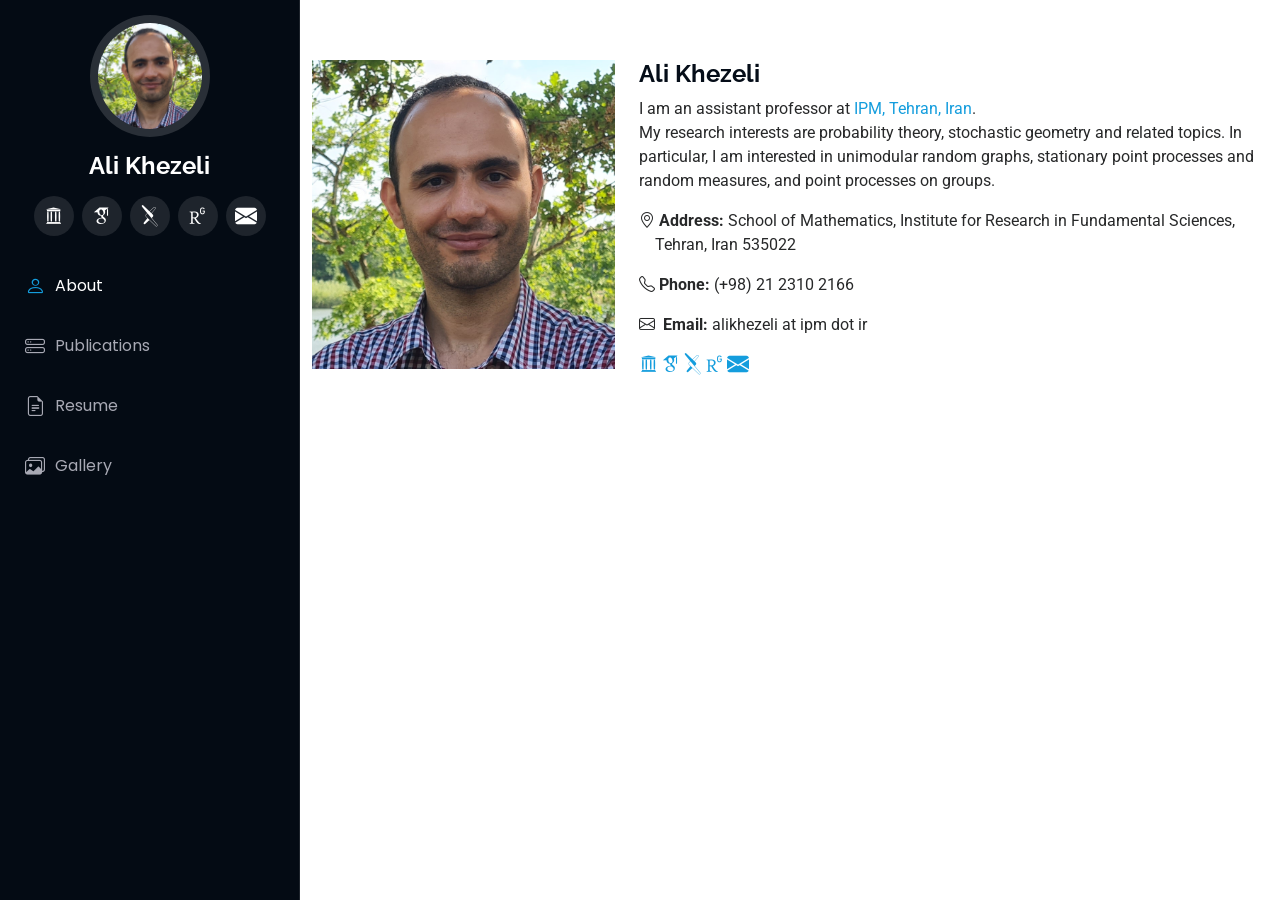
<file: index.html>
<!DOCTYPE html>
<html lang="en">

<head>
  <meta charset="utf-8">
  <meta content="width=device-width, initial-scale=1.0" name="viewport">
  <title>Ali Khezeli's Personal Website</title>
  <meta content="" name="description">
  <meta content="" name="keywords">

  <!-- Favicons -->
  <link href="assets/img/favicon.png" rel="icon">
  <link href="assets/img/apple-touch-icon.png" rel="apple-touch-icon">

  <!-- Fonts -->
  <link href="https://fonts.googleapis.com" rel="preconnect">
  <link href="https://fonts.gstatic.com" rel="preconnect" crossorigin>
  <link href="https://fonts.googleapis.com/css2?family=Roboto:ital,wght@0,100;0,300;0,400;0,500;0,700;0,900;1,100;1,300;1,400;1,500;1,700;1,900&family=Poppins:ital,wght@0,100;0,200;0,300;0,400;0,500;0,600;0,700;0,800;0,900;1,100;1,200;1,300;1,400;1,500;1,600;1,700;1,800;1,900&family=Raleway:ital,wght@0,100;0,200;0,300;0,400;0,500;0,600;0,700;0,800;0,900;1,100;1,200;1,300;1,400;1,500;1,600;1,700;1,800;1,900&display=swap" rel="stylesheet">

  <!-- Vendor CSS Files -->
  <link href="assets/vendor/bootstrap/css/bootstrap.min.css" rel="stylesheet">
  <link href="assets/vendor/bootstrap-icons/bootstrap-icons.css" rel="stylesheet">
  <link href="assets/vendor/aos/aos.css" rel="stylesheet">
  <link href="assets/vendor/glightbox/css/glightbox.min.css" rel="stylesheet">
  <link href="assets/vendor/swiper/swiper-bundle.min.css" rel="stylesheet">
  <link href="assets/vendor/academicons/css/academicons.min.css" rel="stylesheet">

  <!-- Main CSS File -->
  <link href="assets/css/main.css" rel="stylesheet">

  <!-- =======================================================
  * Template Name: iPortfolio
  * Template URL: https://bootstrapmade.com/iportfolio-bootstrap-portfolio-websites-template/
  * Updated: Jun 29 2024 with Bootstrap v5.3.3
  * Author: BootstrapMade.com
  * License: https://bootstrapmade.com/license/
  ======================================================== -->
</head>

<body class="index-page">

  <header id="header" class="header dark-background d-flex flex-column">
    <i class="header-toggle d-xl-none bi bi-list"></i>

    <div class="profile-img">
      <img src="assets/img/my-profile-img.png" alt="" class="img-fluid rounded-circle">
    </div>

    <a href="index.html" class="logo d-flex align-items-center justify-content-center">
      <!-- Uncomment the line below if you also wish to use an image logo -->
      <!-- <img src="assets/img/logo.png" alt=""> -->
      <h1 class="sitename">Ali Khezeli</h1>
    </a>

    <div class="social-links text-center">
      <a href="https://www.ipm.ac.ir/personalinfo.jsp?PeopleCode=IP1600070"
         target="_blank"
         title="Academic Page">
        <i class="ai ai-archive"></i>
      </a>  
      <a href="https://scholar.google.com/citations?user=rPXh3bAAAAAJ&hl=en"
         target="_blank"
         title="Google Scholar">
        <i class="ai ai-google-scholar"></i>
      </a>
      <a href="https://arxiv.org/search/math?searchtype=author&query=Khezeli,+A"
         target="_blank"
         title="arXiv">
        <i class="ai ai-arxiv"></i>
      </a>
      <a href="https://www.researchgate.net/profile/Ali-Khezeli"
         target="_blank"
         title="ResearchGate">
        <i class="ai ai-researchgate"></i>
      </a>
      <a href="mailto:alikhezeli at ipm dot ir"
         title="Email">
        <i class="bi bi-envelope-fill"></i>
      </a>
    </div>

    <nav id="navmenu" class="navmenu">
      <ul>
        <!--<li><a href="#hero" class="active"><i class="bi bi-house navicon"></i>Home</a></li>-->
        <li><a href="index.html" class="active"><i class="bi bi-person navicon"></i> About</a></li>
        <li><a href="publications.html"><i class="bi bi-hdd-stack navicon"></i> Publications</a></li>
        <li><a href="resume.html"><i class="bi bi-file-earmark-text navicon"></i> Resume</a></li>
        <li><a href="gallery.html"><i class="bi bi-images navicon"></i> Gallery</a></li>
      </ul>
    </nav>

  </header>

  <main class="main">
      
      
    <!-- About Section -->
    <section id="about" class="about section">
 
      <div class="container" data-aos="fade-up" data-aos-delay="100">

        <div class="row gy-4 justify-content-center">
          <div class="col-lg-4">
            <img src="assets/img/my-profile-img.png" class="img-fluid" alt="">
          </div>
          <div class="col-lg-8 content">
            <h2>Ali Khezeli</h2>
            <p>
              I am an assistant professor at <a href="http://math.ipm.ac.ir">IPM, Tehran, Iran</a>.
                <br>
              My research interests are probability theory, stochastic geometry and related topics. In particular, I am interested in unimodular random graphs, stationary point processes and random measures, and point processes on groups.
              </p>  
            <div class="info-wrap">
              <div class="info-item d-flex" data-aos="fade-up" data-aos-delay="200">
                <i class="bi bi-geo-alt flex-shrink-0"></i>
                <div>
                  <p> <b>&nbspAddress:</b> School of Mathematics, Institute for Research in Fundamental Sciences, Tehran, Iran 535022</p>
                </div>
              </div><!-- End Info Item -->

              <div class="info-item d-flex" data-aos="fade-up" data-aos-delay="300">
                <i class="bi bi-telephone flex-shrink-0"></i>
                <div>
                  <p> <b>&nbspPhone:</b> (+98) 21 2310 2166</p>
                </div>
              </div><!-- End Info Item -->

              <div class="info-item d-flex" data-aos="fade-up" data-aos-delay="400">
                <i class="bi bi-envelope flex-shrink-0"></i>
                <div>
                  <p> <b>&nbsp Email:</b> alikhezeli at ipm dot ir</p>
                </div>
              </div><!-- End Info Item -->
                
            </div>
            <div class="social-links" data-aos="fade-up" data-aos-delay="400">
              <a href="https://www.ipm.ac.ir/personalinfo.jsp?PeopleCode=IP1600070"
                 target="_blank"
                 title="Academic Page">
                <i class="ai ai-archive"></i>
              </a>  
              <a href="https://scholar.google.com/citations?user=rPXh3bAAAAAJ&hl=en"
                 target="_blank"
                 title="Google Scholar">
                <i class="ai ai-google-scholar"></i>
              </a>
              <a href="https://arxiv.org/search/math?searchtype=author&query=Khezeli,+A"
                 target="_blank"
                 title="arXiv">
                <i class="ai ai-arxiv"></i>
              </a>
              <a href="https://www.researchgate.net/profile/Ali-Khezeli"
                 target="_blank"
                 title="ResearchGate">
                <i class="ai ai-researchgate"></i>
              </a>
              <a href="mailto:alikhezeli at ipm dot ir"
                 title="Email">
                <i class="bi bi-envelope-fill"></i>
              </a>
            </div>
          </div>
        </div>

      </div>

    </section><!-- /About Section -->

    

    

  </main>

  

  <!-- Scroll Top -->
  <a href="#" id="scroll-top" class="scroll-top d-flex align-items-center justify-content-center"><i class="bi bi-arrow-up-short"></i></a>

  <!-- Preloader -->
  <div id="preloader"></div>

  <!-- Vendor JS Files -->
  <script src="assets/vendor/bootstrap/js/bootstrap.bundle.min.js"></script>
  <script src="assets/vendor/php-email-form/validate.js"></script>
  <script src="assets/vendor/aos/aos.js"></script>
  <script src="assets/vendor/typed.js/typed.umd.js"></script>
  <script src="assets/vendor/purecounter/purecounter_vanilla.js"></script>
  <script src="assets/vendor/waypoints/noframework.waypoints.js"></script>
  <script src="assets/vendor/glightbox/js/glightbox.min.js"></script>
  <script src="assets/vendor/imagesloaded/imagesloaded.pkgd.min.js"></script>
  <script src="assets/vendor/isotope-layout/isotope.pkgd.min.js"></script>
  <script src="assets/vendor/swiper/swiper-bundle.min.js"></script>

  <!-- Main JS File -->
  <script src="assets/js/main.js"></script>

</body>

</html>
</file>
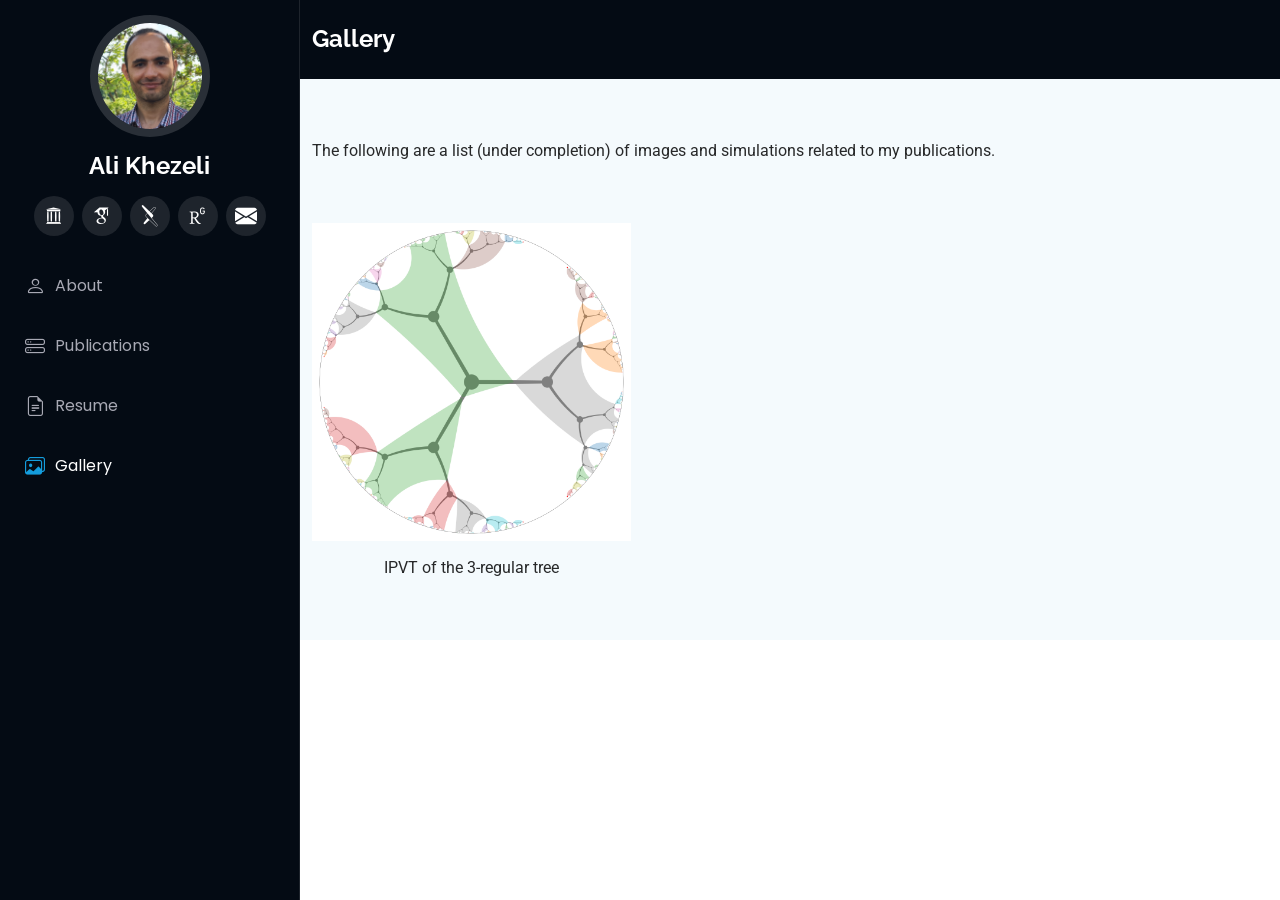
<file: gallery.html>
<!DOCTYPE html>
<html lang="en">

<head>
  <meta charset="utf-8">
  <meta content="width=device-width, initial-scale=1.0" name="viewport">
  <title>Gallery-Ali Khezeli</title>
  <meta content="" name="description">
  <meta content="" name="keywords">

  <!-- Favicons -->
  <link href="assets/img/favicon.png" rel="icon">
  <link href="assets/img/apple-touch-icon.png" rel="apple-touch-icon">

  <!-- Fonts -->
  <link href="https://fonts.googleapis.com" rel="preconnect">
  <link href="https://fonts.gstatic.com" rel="preconnect" crossorigin>
  <link href="https://fonts.googleapis.com/css2?family=Roboto:ital,wght@0,100;0,300;0,400;0,500;0,700;0,900;1,100;1,300;1,400;1,500;1,700;1,900&family=Poppins:ital,wght@0,100;0,200;0,300;0,400;0,500;0,600;0,700;0,800;0,900;1,100;1,200;1,300;1,400;1,500;1,600;1,700;1,800;1,900&family=Raleway:ital,wght@0,100;0,200;0,300;0,400;0,500;0,600;0,700;0,800;0,900;1,100;1,200;1,300;1,400;1,500;1,600;1,700;1,800;1,900&display=swap" rel="stylesheet">

  <!-- Vendor CSS Files -->
  <link href="assets/vendor/bootstrap/css/bootstrap.min.css" rel="stylesheet">
  <link href="assets/vendor/bootstrap-icons/bootstrap-icons.css" rel="stylesheet">
  <link href="assets/vendor/aos/aos.css" rel="stylesheet">
  <link href="assets/vendor/glightbox/css/glightbox.min.css" rel="stylesheet">
  <link href="assets/vendor/swiper/swiper-bundle.min.css" rel="stylesheet">
  <link href="assets/vendor/academicons/css/academicons.min.css" rel="stylesheet">
  
    <!-- Main CSS File -->
  <link href="assets/css/main.css" rel="stylesheet">

  <!-- =======================================================
  * Template Name: iPortfolio
  * Template URL: https://bootstrapmade.com/iportfolio-bootstrap-portfolio-websites-template/
  * Updated: Jun 29 2024 with Bootstrap v5.3.3
  * Author: BootstrapMade.com
  * License: https://bootstrapmade.com/license/
  ======================================================== -->
</head>


<body class="portfolio-details-page">

  <header id="header" class="header dark-background d-flex flex-column">
    <i class="header-toggle d-xl-none bi bi-list"></i>

    <div class="profile-img">
      <img src="assets/img/my-profile-img.png" alt="" class="img-fluid rounded-circle">
    </div>

    <a href="index.html" class="logo d-flex align-items-center justify-content-center">
      <!-- Uncomment the line below if you also wish to use an image logo -->
      <!-- <img src="assets/img/logo.png" alt=""> -->
      <h1 class="sitename">Ali Khezeli</h1>
    </a>

    <div class="social-links text-center">
      <a href="https://www.ipm.ac.ir/personalinfo.jsp?PeopleCode=IP1600070"
         target="_blank"
         title="Academic Page">
        <i class="ai ai-archive"></i>
      </a>  
      <a href="https://scholar.google.com/citations?user=rPXh3bAAAAAJ&hl=en"
         target="_blank"
         title="Google Scholar">
        <i class="ai ai-google-scholar"></i>
      </a>
      <a href="https://arxiv.org/search/math?searchtype=author&query=Khezeli,+A"
         target="_blank"
         title="arXiv">
        <i class="ai ai-arxiv"></i>
      </a>
      <a href="https://www.researchgate.net/profile/Ali-Khezeli"
         target="_blank"
         title="ResearchGate">
        <i class="ai ai-researchgate"></i>
      </a>
      <a href="mailto:alikhezeli at ipm dot ir"
         title="Email">
        <i class="bi bi-envelope-fill"></i>
      </a>
    </div>

    <nav id="navmenu" class="navmenu">
      <ul>
        <!--<li><a href="#hero" class="active"><i class="bi bi-house navicon"></i>Home</a></li>-->
        <li><a href="index.html"><i class="bi bi-person navicon"></i> About</a></li>
        <li><a href="publications.html"><i class="bi bi-hdd-stack navicon"></i> Publications</a></li>
        <li><a href="resume.html"><i class="bi bi-file-earmark-text navicon"></i> Resume</a></li>
          <li><a href="gallery.html" class="active"><i class="bi bi-images navicon"></i> Gallery</a></li>
      </ul>
    </nav>

  </header>

  <main class="main">

    <!-- Page Title -->
    <div class="page-title dark-background">
      <div class="container d-lg-flex justify-content-between align-items-center">
        <h1 class="mb-2 mb-lg-0">Gallery</h1>
          <!--
        <nav class="breadcrumbs">
          <ol>
            <li><a href="index.html">Home</a></li>
            <li class="current">Portfolio Details</li>
          </ol>
        </nav>
        -->
      </div>
    </div><!-- End Page Title -->

    <!-- Portfolio Section -->
    <section id="portfolio" class="portfolio section light-background">

      <!-- Section Title -->
      <div class="container section-title" data-aos="fade-up">
        <p>The following are a list (under completion) of images and simulations related to my publications.</p>
      </div><!-- End Section Title -->

      <div class="container" data-aos="fade-up">

        <div class="isotope-layout" data-default-filter="*" data-layout="masonry" data-sort="original-order">
        
          <div class="col-lg-4 col-md-6 portfolio-item isotope-item filter-app">
              <a href="gallery/treeIPVT.html" class="portfolio-link">
                <div class="portfolio-content h-100">
                  <img src="gallery/treeIPVT/treeIPVT.png" class="img-fluid" alt="">
                </div>
                <div class="portfolio-info">
                  <p>IPVT of the 3-regular tree</p>
                </div>
              </a>
            </div><!-- End Portfolio Item -->

            

          </div><!-- End Portfolio Container -->

        </div>

      </div>

    </section><!-- /Portfolio Section -->

  </main>

  

  <!-- Scroll Top -->
  <a href="#" id="scroll-top" class="scroll-top d-flex align-items-center justify-content-center"><i class="bi bi-arrow-up-short"></i></a>

  <!-- Preloader -->
  <div id="preloader"></div>

  <!-- Vendor JS Files -->
  <script src="assets/vendor/bootstrap/js/bootstrap.bundle.min.js"></script>
  <script src="assets/vendor/php-email-form/validate.js"></script>
  <script src="assets/vendor/aos/aos.js"></script>
  <script src="assets/vendor/typed.js/typed.umd.js"></script>
  <script src="assets/vendor/purecounter/purecounter_vanilla.js"></script>
  <script src="assets/vendor/waypoints/noframework.waypoints.js"></script>
  <script src="assets/vendor/glightbox/js/glightbox.min.js"></script>
  <script src="assets/vendor/imagesloaded/imagesloaded.pkgd.min.js"></script>
  <script src="assets/vendor/isotope-layout/isotope.pkgd.min.js"></script>
  <script src="assets/vendor/swiper/swiper-bundle.min.js"></script>

  <!-- Main JS File -->
  <script src="assets/js/main.js"></script>

</body>

</html>
</file>
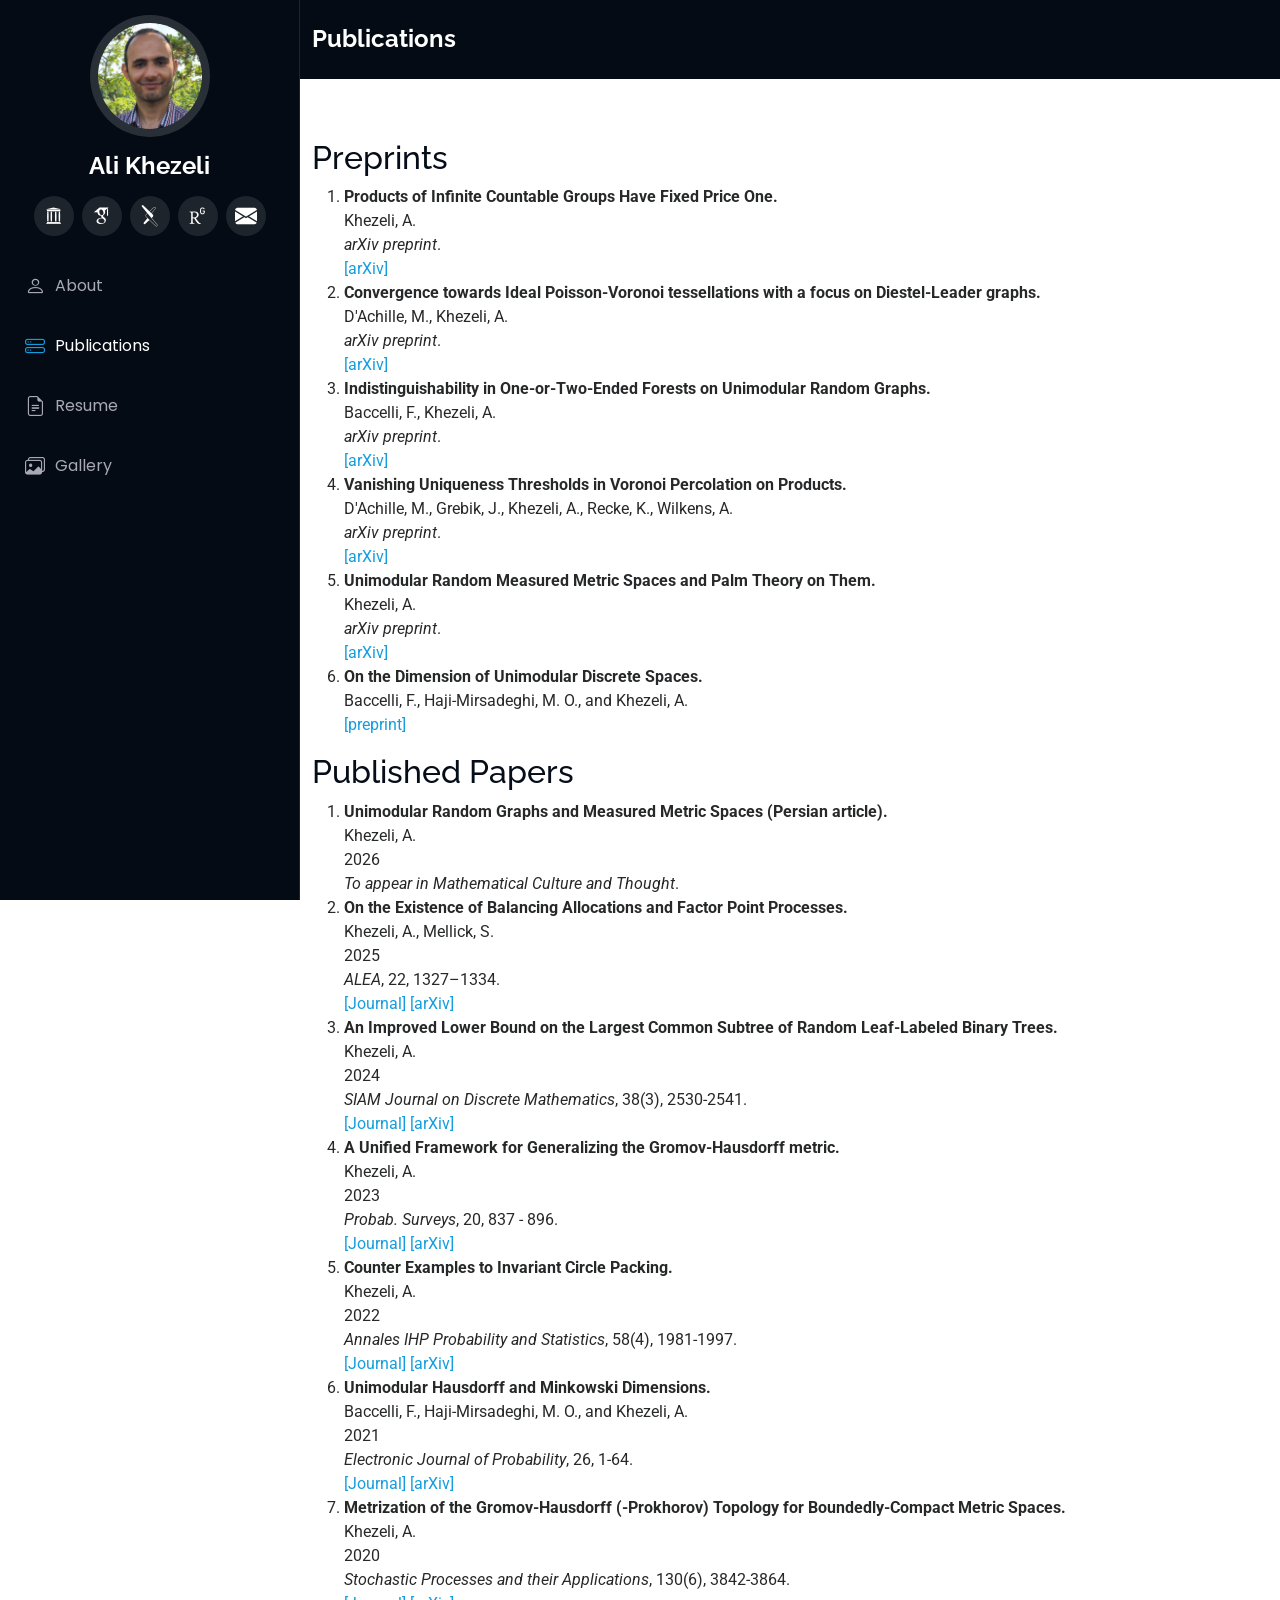
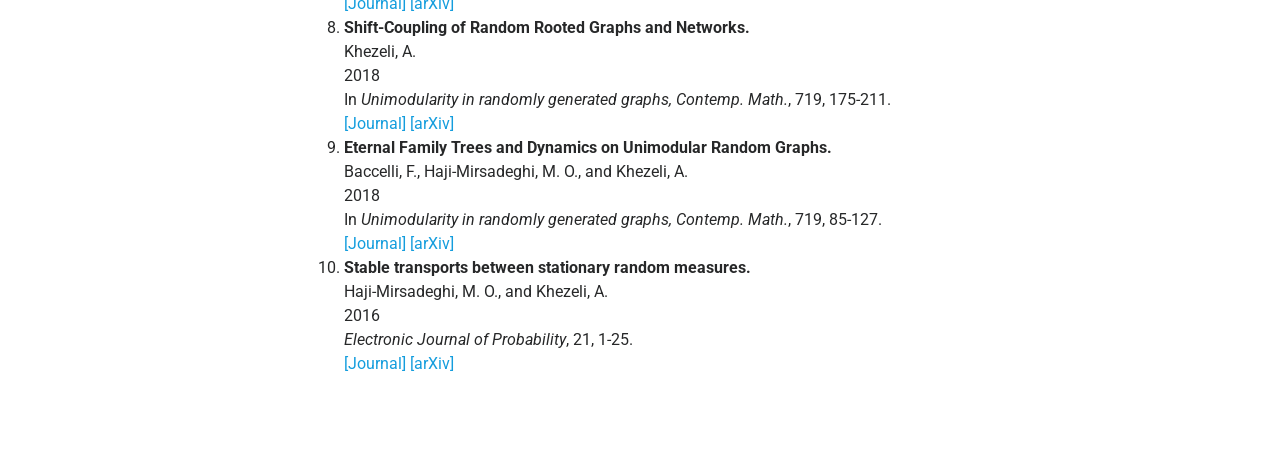
<file: publications.html>
<!DOCTYPE html>
<html lang="en">

<head>
  <meta charset="utf-8">
  <meta content="width=device-width, initial-scale=1.0" name="viewport">
  <title>Publications-Ali Khezeli</title>
  <meta content="" name="description">
  <meta content="" name="keywords">

  <!-- Favicons -->
  <link href="assets/img/favicon.png" rel="icon">
  <link href="assets/img/apple-touch-icon.png" rel="apple-touch-icon">

  <!-- Fonts -->
  <link href="https://fonts.googleapis.com" rel="preconnect">
  <link href="https://fonts.gstatic.com" rel="preconnect" crossorigin>
  <link href="https://fonts.googleapis.com/css2?family=Roboto:ital,wght@0,100;0,300;0,400;0,500;0,700;0,900;1,100;1,300;1,400;1,500;1,700;1,900&family=Poppins:ital,wght@0,100;0,200;0,300;0,400;0,500;0,600;0,700;0,800;0,900;1,100;1,200;1,300;1,400;1,500;1,600;1,700;1,800;1,900&family=Raleway:ital,wght@0,100;0,200;0,300;0,400;0,500;0,600;0,700;0,800;0,900;1,100;1,200;1,300;1,400;1,500;1,600;1,700;1,800;1,900&display=swap" rel="stylesheet">

  <!-- Vendor CSS Files -->
  <link href="assets/vendor/bootstrap/css/bootstrap.min.css" rel="stylesheet">
  <link href="assets/vendor/bootstrap-icons/bootstrap-icons.css" rel="stylesheet">
  <link href="assets/vendor/aos/aos.css" rel="stylesheet">
  <link href="assets/vendor/glightbox/css/glightbox.min.css" rel="stylesheet">
  <link href="assets/vendor/swiper/swiper-bundle.min.css" rel="stylesheet">
  <link href="assets/vendor/academicons/css/academicons.min.css" rel="stylesheet">
  
    <!-- Main CSS File -->
  <link href="assets/css/main.css" rel="stylesheet">

  <!-- =======================================================
  * Template Name: iPortfolio
  * Template URL: https://bootstrapmade.com/iportfolio-bootstrap-portfolio-websites-template/
  * Updated: Jun 29 2024 with Bootstrap v5.3.3
  * Author: BootstrapMade.com
  * License: https://bootstrapmade.com/license/
  ======================================================== -->
</head>


<body class="index-page">

  <header id="header" class="header dark-background d-flex flex-column">
    <i class="header-toggle d-xl-none bi bi-list"></i>

    <div class="profile-img">
      <img src="assets/img/my-profile-img.png" alt="" class="img-fluid rounded-circle">
    </div>

    <a href="index.html" class="logo d-flex align-items-center justify-content-center">
      <!-- Uncomment the line below if you also wish to use an image logo -->
      <!-- <img src="assets/img/logo.png" alt=""> -->
      <h1 class="sitename">Ali Khezeli</h1>
    </a>

    <div class="social-links text-center">
      <a href="https://www.ipm.ac.ir/personalinfo.jsp?PeopleCode=IP1600070"
         target="_blank"
         title="Academic Page">
        <i class="ai ai-archive"></i>
      </a>  
      <a href="https://scholar.google.com/citations?user=rPXh3bAAAAAJ&hl=en"
         target="_blank"
         title="Google Scholar">
        <i class="ai ai-google-scholar"></i>
      </a>
      <a href="https://arxiv.org/search/math?searchtype=author&query=Khezeli,+A"
         target="_blank"
         title="arXiv">
        <i class="ai ai-arxiv"></i>
      </a>
      <a href="https://www.researchgate.net/profile/Ali-Khezeli"
         target="_blank"
         title="ResearchGate">
        <i class="ai ai-researchgate"></i>
      </a>
      <a href="mailto:alikhezeli at ipm dot ir"
         title="Email">
        <i class="bi bi-envelope-fill"></i>
      </a>
    </div>

    <nav id="navmenu" class="navmenu">
      <ul>
        <!--<li><a href="#hero" class="active"><i class="bi bi-house navicon"></i>Home</a></li>-->
        <li><a href="index.html"><i class="bi bi-person navicon"></i> About</a></li>
        <li><a href="publications.html"  class="active"><i class="bi bi-hdd-stack navicon"></i> Publications</a></li>
        <li><a href="resume.html"><i class="bi bi-file-earmark-text navicon"></i> Resume</a></li>
          <li><a href="gallery.html"><i class="bi bi-images navicon"></i> Gallery</a></li>
        </ul>
    </nav>

  </header>

  <main class="main">

    <!-- Page Title -->
    <div class="page-title dark-background">
      <div class="container d-lg-flex justify-content-between align-items-center">
        <h1 class="mb-2 mb-lg-0">Publications</h1>
          <!--
        <nav class="breadcrumbs">
          <ol>
            <li><a href="index.html">Home</a></li>
            <li class="current">Portfolio Details</li>
          </ol>
        </nav>
        -->
      </div>
    </div><!-- End Page Title -->

    <!-- Publications Section -->
      <section id="publications" class="publications section">

        <div class="container" data-aos="fade-up">
          <h2>Preprints</h2>

          <ol class="publication-list">

            <li>
              <strong>Products of Infinite Countable Groups Have Fixed Price One.</strong>
              <br>
              Khezeli, A.
              <br>
              <em>arXiv preprint</em>.
              <br>
                <a href="https://arxiv.org/abs/2509.08325" target="https://arxiv.org/abs/2509.08325">[arXiv]</a>
            </li>
            <li>
              <strong>Convergence towards Ideal Poisson-Voronoi tessellations with a focus on Diestel-Leader graphs.</strong>
              <br>
              D'Achille, M., Khezeli, A.
              <br>
              <em>arXiv preprint</em>.
              <br>
              <a href="https://arxiv.org/abs/2606.30517" target="https://arxiv.org/abs/2606.30517">[arXiv]</a>
            </li>

            <li>
              <strong>Indistinguishability in One-or-Two-Ended Forests on Unimodular Random Graphs.</strong>
              <br>
              Baccelli, F., Khezeli, A.
              <br>
              <em>arXiv preprint</em>.
              <br>
                <a href="https://arxiv.org/abs/2603.19717" target="https://arxiv.org/abs/2603.19717">[arXiv]</a>
            </li>

            <li>
              <strong>Vanishing Uniqueness Thresholds in Voronoi Percolation on Products.</strong>
              <br>
              D'Achille, M., Grebik, J., Khezeli, A., Recke, K., Wilkens, A.
              <br>
              <em>arXiv preprint</em>.
              <br>
                <a href="https://arxiv.org/abs/2511.23317" target="https://arxiv.org/abs/2511.23317">[arXiv]</a>
            </li>
            <li>
              <strong>Unimodular Random Measured Metric Spaces and Palm Theory on Them.</strong>
              <br>
              Khezeli, A.
              <br>
              <em>arXiv preprint</em>.
              <br>
                <a href="https://arxiv.org/abs/2304.02863" target="https://arxiv.org/abs/2304.02863">[arXiv]</a>
            </li>
            <li>
              <strong>On the Dimension of Unimodular Discrete Spaces.</strong>
              <br>
              Baccelli, F., Haji-Mirsadeghi, M. O., and Khezeli, A.
              <br>
                <a href="https://www.researchgate.net/publication/328137256_On_the_Dimension_of_Unimodular_Discrete_Spaces_Part_III_Further_Topics" target="https://www.researchgate.net/publication/328137256_On_the_Dimension_of_Unimodular_Discrete_Spaces_Part_III_Further_Topics">[preprint]</a>
            </li>
          </ol>
          <h2>Published Papers</h2>

          <ol class="publication-list">
            <li>
              <strong>Unimodular Random Graphs and Measured Metric Spaces (Persian article).</strong>
              <br>
              Khezeli, A.
                <br>
                2026
              <br>
              <em>To appear in Mathematical Culture and Thought</em>.
            </li>
            <li>
              <strong>On the Existence of Balancing Allocations and Factor Point Processes.</strong>
              <br>
              Khezeli, A., Mellick, S.
              <br>
              2025
              <br>
              <em>ALEA</em>, 22, 1327–1334.
              <br>
                <a href="https://alea.impa.br/articles/v22/22-51.pdf" target="https://alea.impa.br/articles/v22/22-51.pdf">[Journal]</a>
                <a href="https://arxiv.org/abs/2303.05137" target="https://arxiv.org/abs/2303.05137">[arXiv]</a>
            </li>
            <li>
              <strong>An Improved Lower Bound on the Largest Common Subtree of Random Leaf-Labeled Binary Trees.</strong>
              <br>
              Khezeli, A.
              <br>
                2024
                <br>
              <em>SIAM Journal on Discrete Mathematics</em>, 38(3), 2530-2541.
              <br>
                <a href="https://alea.impa.br/articles/v22/22-51.pdf" target="https://alea.impa.br/articles/v22/22-51.pdf">[Journal]</a>
                <a href="https://arxiv.org/abs/2208.05148" target="https://arxiv.org/abs/2208.05148">[arXiv]</a>
            </li>
            <li>
              <strong>A Unified Framework for Generalizing the Gromov-Hausdorff metric.</strong>
              <br>
              Khezeli, A.
              <br>
              2023
              <br>
              <em>Probab. Surveys</em>, 20, 837 - 896.
              <br>
                <a href="https://doi.org/10.1214/20-PS340" target="https://doi.org/10.1214/20-PS340">[Journal]</a>
                <a href="https://arxiv.org/abs/1812.03760" target="https://arxiv.org/abs/1812.03760">[arXiv]</a>
            </li>
            <li>
              <strong>Counter Examples to Invariant Circle Packing.</strong>
              <br>
              Khezeli, A.
              <br>
              2022
              <br>
              <em>Annales IHP Probability and Statistics</em>, 58(4), 1981-1997.
              <br>
                <a href="https://projecteuclid.org/journals/annales-de-linstitut-henri-poincare-probabilites-et-statistiques/volume-58/issue-4/Counter-examples-to-invariant-circle-packing/10.1214/21-AIHP1234.short" target="https://projecteuclid.org/journals/annales-de-linstitut-henri-poincare-probabilites-et-statistiques/volume-58/issue-4/Counter-examples-to-invariant-circle-packing/10.1214/21-AIHP1234.short">[Journal]</a>
                <a href="https://arxiv.org/abs/1912.12862" target="https://arxiv.org/abs/1912.12862">[arXiv]</a>
            </li>
            <li>
              <strong>Unimodular Hausdorff and Minkowski Dimensions.</strong>
              <br>
              Baccelli, F., Haji-Mirsadeghi, M. O., and Khezeli, A.
              <br>
              2021
              <br>
              <em>Electronic Journal of Probability</em>, 26, 1-64.
              <br>
                <a href="https://projecteuclid.org/journals/electronic-journal-of-probability/volume-26/issue-none/Unimodular-Hausdorff-and-Minkowski-dimensions/10.1214/21-EJP692.full" target="https://projecteuclid.org/journals/electronic-journal-of-probability/volume-26/issue-none/Unimodular-Hausdorff-and-Minkowski-dimensions/10.1214/21-EJP692.full">[Journal]</a>
                <a href="https://arxiv.org/abs/1807.02980" target="https://arxiv.org/abs/1807.02980">[arXiv]</a>
            </li>
            <li>
              <strong>Metrization of the Gromov-Hausdorff (-Prokhorov) Topology for Boundedly-Compact Metric Spaces.</strong>
              <br>
              Khezeli, A.
              <br>
              2020
              <br>
              <em>Stochastic Processes and their Applications</em>, 130(6), 3842-3864.
              <br>
                <a href="https://www.sciencedirect.com/science/article/abs/pii/S0304414919303102" target="https://www.sciencedirect.com/science/article/abs/pii/S0304414919303102">[Journal]</a>
                <a href="https://arxiv.org/abs/1901.06544" target="https://arxiv.org/abs/1901.06544">[arXiv]</a>
            </li>
            <li>
              <strong>Shift-Coupling of Random Rooted Graphs and Networks.</strong>
              <br>
              Khezeli, A.
              <br>
              2018
              <br>
              In <em>Unimodularity in randomly generated graphs, Contemp. Math.</em>, 719, 175-211.
              <br>
                <a href="https://www.ams.org/books/conm/719/" target="https://www.ams.org/books/conm/719/">[Journal]</a>
                <a href="https://arxiv.org/abs/1703.06619" target="https://arxiv.org/abs/1703.06619">[arXiv]</a>
            </li>
            <li>
              <strong>Eternal Family Trees and Dynamics on Unimodular Random Graphs.</strong>
              <br>
              Baccelli, F., Haji-Mirsadeghi, M. O., and Khezeli, A.
              <br>
              2018
              <br>
              In <em>Unimodularity in randomly generated graphs, Contemp. Math.</em>, 719, 85-127.
              <br>
                <a href="https://www.ams.org/books/conm/719/" target="https://www.ams.org/books/conm/719/">[Journal]</a>
                <a href="https://arxiv.org/abs/1608.05940" target="https://arxiv.org/abs/1608.05940">[arXiv]</a>
            </li>
            <li>
              <strong>Stable transports between stationary random measures.</strong>
              <br>
              Haji-Mirsadeghi, M. O., and Khezeli, A.
              <br>
              2016
              <br>
              <em>Electronic Journal of Probability</em>, 21, 1-25.
              <br>
                <a href="https://projecteuclid.org/journals/electronic-journal-of-probability/volume-21/issue-none/Stable-transports-between-stationary-random-measures/10.1214/16-EJP4237.full" target="https://projecteuclid.org/journals/electronic-journal-of-probability/volume-21/issue-none/Stable-transports-between-stationary-random-measures/10.1214/16-EJP4237.full">[Journal]</a>
                <a href="https://arxiv.org/abs/1504.02965" target="https://arxiv.org/abs/1504.02965">[arXiv]</a>
            </li>
            
          </ol>
        </div>

      </section>

  </main>

  

  <!-- Scroll Top -->
  <a href="#" id="scroll-top" class="scroll-top d-flex align-items-center justify-content-center"><i class="bi bi-arrow-up-short"></i></a>

  <!-- Preloader -->
  <div id="preloader"></div>

  <!-- Vendor JS Files -->
  <script src="assets/vendor/bootstrap/js/bootstrap.bundle.min.js"></script>
  <script src="assets/vendor/php-email-form/validate.js"></script>
  <script src="assets/vendor/aos/aos.js"></script>
  <script src="assets/vendor/typed.js/typed.umd.js"></script>
  <script src="assets/vendor/purecounter/purecounter_vanilla.js"></script>
  <script src="assets/vendor/waypoints/noframework.waypoints.js"></script>
  <script src="assets/vendor/glightbox/js/glightbox.min.js"></script>
  <script src="assets/vendor/imagesloaded/imagesloaded.pkgd.min.js"></script>
  <script src="assets/vendor/isotope-layout/isotope.pkgd.min.js"></script>
  <script src="assets/vendor/swiper/swiper-bundle.min.js"></script>

  <!-- Main JS File -->
  <script src="assets/js/main.js"></script>

</body>

</html>
</file>
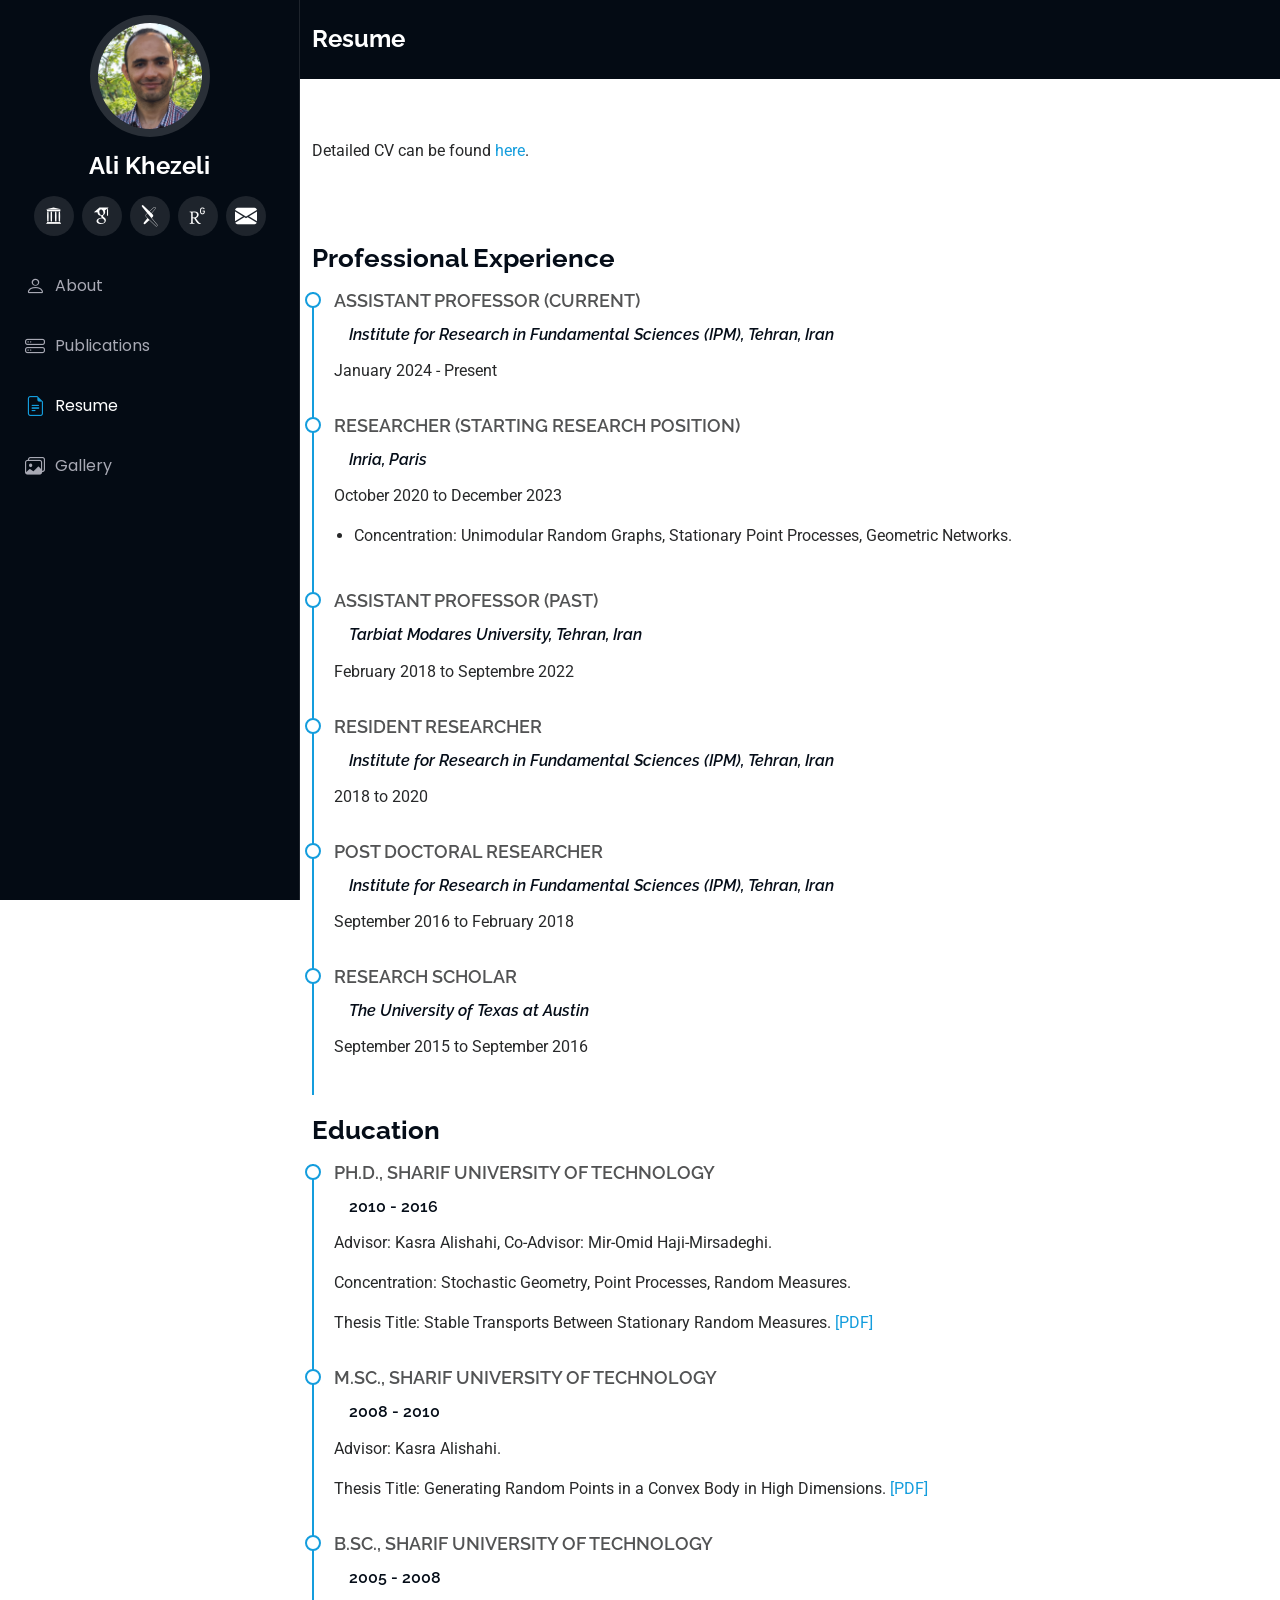
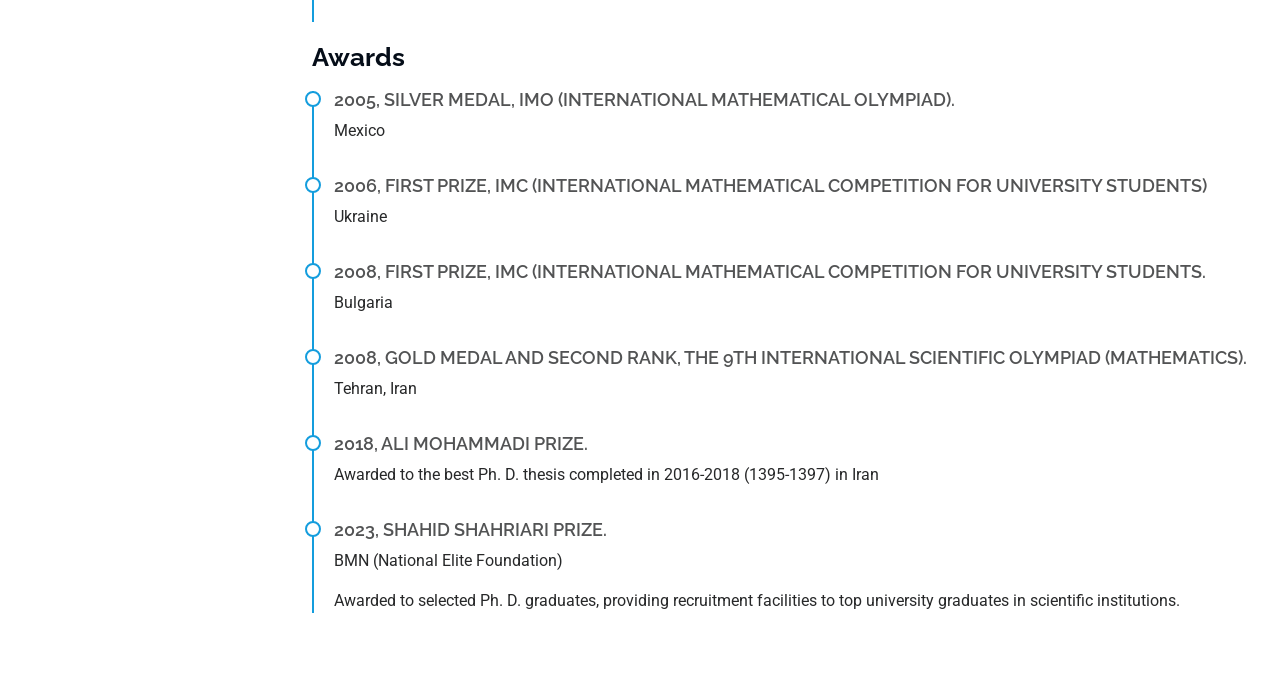
<file: resume.html>
<!DOCTYPE html>
<html lang="en">

<head>
  <meta charset="utf-8">
  <meta content="width=device-width, initial-scale=1.0" name="viewport">
  <title>Resume-Ali Khezeli</title>
  <meta content="" name="description">
  <meta content="" name="keywords">

  <!-- Favicons -->
  <link href="assets/img/favicon.png" rel="icon">
  <link href="assets/img/apple-touch-icon.png" rel="apple-touch-icon">

  <!-- Fonts -->
  <link href="https://fonts.googleapis.com" rel="preconnect">
  <link href="https://fonts.gstatic.com" rel="preconnect" crossorigin>
  <link href="https://fonts.googleapis.com/css2?family=Roboto:ital,wght@0,100;0,300;0,400;0,500;0,700;0,900;1,100;1,300;1,400;1,500;1,700;1,900&family=Poppins:ital,wght@0,100;0,200;0,300;0,400;0,500;0,600;0,700;0,800;0,900;1,100;1,200;1,300;1,400;1,500;1,600;1,700;1,800;1,900&family=Raleway:ital,wght@0,100;0,200;0,300;0,400;0,500;0,600;0,700;0,800;0,900;1,100;1,200;1,300;1,400;1,500;1,600;1,700;1,800;1,900&display=swap" rel="stylesheet">

  <!-- Vendor CSS Files -->
  <link href="assets/vendor/bootstrap/css/bootstrap.min.css" rel="stylesheet">
  <link href="assets/vendor/bootstrap-icons/bootstrap-icons.css" rel="stylesheet">
  <link href="assets/vendor/aos/aos.css" rel="stylesheet">
  <link href="assets/vendor/glightbox/css/glightbox.min.css" rel="stylesheet">
  <link href="assets/vendor/swiper/swiper-bundle.min.css" rel="stylesheet">
  <link href="assets/vendor/academicons/css/academicons.min.css" rel="stylesheet">
  
    <!-- Main CSS File -->
  <link href="assets/css/main.css" rel="stylesheet">

  <!-- =======================================================
  * Template Name: iPortfolio
  * Template URL: https://bootstrapmade.com/iportfolio-bootstrap-portfolio-websites-template/
  * Updated: Jun 29 2024 with Bootstrap v5.3.3
  * Author: BootstrapMade.com
  * License: https://bootstrapmade.com/license/
  ======================================================== -->
</head>


<body class="index-page">

  <header id="header" class="header dark-background d-flex flex-column">
    <i class="header-toggle d-xl-none bi bi-list"></i>

    <div class="profile-img">
      <img src="assets/img/my-profile-img.png" alt="" class="img-fluid rounded-circle">
    </div>

    <a href="index.html" class="logo d-flex align-items-center justify-content-center">
      <!-- Uncomment the line below if you also wish to use an image logo -->
      <!-- <img src="assets/img/logo.png" alt=""> -->
      <h1 class="sitename">Ali Khezeli</h1>
    </a>

    <div class="social-links text-center">
      <a href="https://www.ipm.ac.ir/personalinfo.jsp?PeopleCode=IP1600070"
         target="_blank"
         title="Academic Page">
        <i class="ai ai-archive"></i>
      </a>  
      <a href="https://scholar.google.com/citations?user=rPXh3bAAAAAJ&hl=en"
         target="_blank"
         title="Google Scholar">
        <i class="ai ai-google-scholar"></i>
      </a>
      <a href="https://arxiv.org/search/math?searchtype=author&query=Khezeli,+A"
         target="_blank"
         title="arXiv">
        <i class="ai ai-arxiv"></i>
      </a>
      <a href="https://www.researchgate.net/profile/Ali-Khezeli"
         target="_blank"
         title="ResearchGate">
        <i class="ai ai-researchgate"></i>
      </a>
      <a href="mailto:alikhezeli at ipm dot ir"
         title="Email">
        <i class="bi bi-envelope-fill"></i>
      </a>
    </div>

    <nav id="navmenu" class="navmenu">
      <ul>
        <!--<li><a href="#hero" class="active"><i class="bi bi-house navicon"></i>Home</a></li>-->
        <li><a href="index.html"><i class="bi bi-person navicon"></i> About</a></li>
        <li><a href="publications.html"><i class="bi bi-hdd-stack navicon"></i> Publications</a></li>
        <li><a href="resume.html"  class="active"><i class="bi bi-file-earmark-text navicon"></i> Resume</a></li>
          <li><a href="gallery.html"><i class="bi bi-images navicon"></i> Gallery</a></li>
        </ul>
    </nav>

  </header>

  <main class="main">

    <!-- Page Title -->
    <div class="page-title dark-background">
      <div class="container d-lg-flex justify-content-between align-items-center">
        <h1 class="mb-2 mb-lg-0">Resume</h1>
          <!--
        <nav class="breadcrumbs">
          <ol>
            <li><a href="index.html">Home</a></li>
            <li class="current">Portfolio Details</li>
          </ol>
        </nav>
        -->
      </div>
    </div><!-- End Page Title -->

    <!-- Resume Section -->
    <section id="resume" class="resume section">

      <!-- Section Title -->
      <div class="container section-title" data-aos="fade-up">
        <p>Detailed CV can be found <a href="assets/Resume.pdf">here</a>.</p>
      </div><!-- End Section Title -->

      <div class="container">

        <div class="row">

          <div class="col-12" data-aos="fade-up" data-aos-delay="100">
            <h3 class="resume-title">Professional Experience</h3>
            <div class="resume-item">
              <h4>Assistant Professor (current)</h4>
              <h5><em>Institute for Research in Fundamental Sciences (IPM), Tehran, Iran</em></h5>
                <p>January 2024 - Present</p>
            </div><!-- Edn Resume Item -->

            <div class="resume-item">
              <h4>Researcher (Starting Research Position)</h4>
              <h5><em>Inria, Paris</em></h5>
                <p>October 2020 to December 2023</p>
              <ul>
                <li>Concentration: Unimodular Random Graphs, Stationary Point Processes, Geometric Networks.</li>
              </ul>
            </div><!-- Edn Resume Item -->
              
            <div class="resume-item">
              <h4>Assistant Professor (past)</h4>
              <h5><em>Tarbiat Modares University, Tehran, Iran</em></h5>
                <p>February 2018 to Septembre 2022</p>
            </div><!-- Edn Resume Item -->
            
            <div class="resume-item">
              <h4>Resident Researcher</h4>
              <h5><em>Institute for Research in Fundamental Sciences (IPM), Tehran, Iran</em></h5>
                <p>2018 to 2020</p>
            </div><!-- Edn Resume Item -->
            <div class="resume-item">
              <h4>Post Doctoral Researcher</h4>
              <h5><em>Institute for Research in Fundamental Sciences (IPM), Tehran, Iran</em></h5>
                <p>September 2016 to February 2018</p>
            </div><!-- Edn Resume Item -->
            <div class="resume-item">
              <h4>Research Scholar</h4>
              <h5><em>The University of Texas at Austin</em></h5>
                <p>September 2015 to September 2016</p>
            </div><!-- Edn Resume Item -->
            
            <h3 class="resume-title">Education</h3>
            <div class="resume-item">
              <h4>Ph.D., Sharif University of Technology</h4>
              <h5>2010 - 2016</h5>  
              <p>Advisor: Kasra Alishahi, Co-Advisor: Mir-Omid Haji-Mirsadeghi.</p>
                <p>Concentration: Stochastic Geometry, Point Processes, Random Measures.</p>
                <p>Thesis Title: Stable Transports Between Stationary Random Measures.
                <a href="assets/Thesis_phd.pdf" target="_blank" rel="noopener noreferrer">[PDF]</a></p>

            </div><!-- Edn Resume Item -->

            <div class="resume-item">
              <h4>M.Sc., Sharif University of Technology</h4>
              <h5>2008 - 2010</h5>  
              <p>Advisor: Kasra Alishahi.</p>
                <p>Thesis Title: Generating Random Points in a Convex Body in High Dimensions. <a href="assets/Thesis_msc.pdf" target="_blank" rel="noopener noreferrer">[PDF]</a></p>
            </div><!-- Edn Resume Item -->

            <div class="resume-item">
              <h4>B.Sc., Sharif University of Technology</h4>
              <h5>2005 - 2008</h5>  
            </div><!-- Edn Resume Item -->
              
              <h3 class="resume-title">Awards</h3>
              
            <div class="resume-item">
              <h4>2005, Silver medal, IMO (International Mathematical Olympiad).</h4>
                <p>Mexico</p>
            </div><!-- Edn Resume Item -->
              
              <div class="resume-item">
              <h4>2006, First prize, IMC (International Mathematical Competition for University Students)</h4>
                <p>Ukraine</p>
            </div><!-- Edn Resume Item -->
              
              <div class="resume-item">
              <h4>2008, First prize, IMC (International Mathematical Competition for University Students.</h4>
                <p>Bulgaria</p>
            </div><!-- Edn Resume Item -->
              
              <div class="resume-item">
              <h4>2008, Gold Medal and Second Rank, The 9th International Scientific Olympiad (Mathematics).</h4>
                <p>Tehran, Iran</p>
            </div><!-- Edn Resume Item -->
              
              <div class="resume-item">
              <h4>2018, Ali Mohammadi Prize.</h4>
                <p>Awarded to the best Ph. D. thesis completed in 2016-2018 (1395-1397) in Iran</p>
            </div><!-- Edn Resume Item -->
              
              <div class="resume-item">
              <h4>2023, Shahid Shahriari Prize.</h4>
                  <p>BMN (National Elite Foundation)</p>
                <p>Awarded to selected Ph. D. graduates, providing recruitment facilities to top university graduates in scientific institutions.</p>
            </div><!-- Edn Resume Item -->
              
              
          </div>

        </div>

      </div>

    </section><!-- /Resume Section -->

  </main>

  

  <!-- Scroll Top -->
  <a href="#" id="scroll-top" class="scroll-top d-flex align-items-center justify-content-center"><i class="bi bi-arrow-up-short"></i></a>

  <!-- Preloader -->
  <div id="preloader"></div>

  <!-- Vendor JS Files -->
  <script src="assets/vendor/bootstrap/js/bootstrap.bundle.min.js"></script>
  <script src="assets/vendor/php-email-form/validate.js"></script>
  <script src="assets/vendor/aos/aos.js"></script>
  <script src="assets/vendor/typed.js/typed.umd.js"></script>
  <script src="assets/vendor/purecounter/purecounter_vanilla.js"></script>
  <script src="assets/vendor/waypoints/noframework.waypoints.js"></script>
  <script src="assets/vendor/glightbox/js/glightbox.min.js"></script>
  <script src="assets/vendor/imagesloaded/imagesloaded.pkgd.min.js"></script>
  <script src="assets/vendor/isotope-layout/isotope.pkgd.min.js"></script>
  <script src="assets/vendor/swiper/swiper-bundle.min.js"></script>

  <!-- Main JS File -->
  <script src="assets/js/main.js"></script>

</body>

</html>
</file>
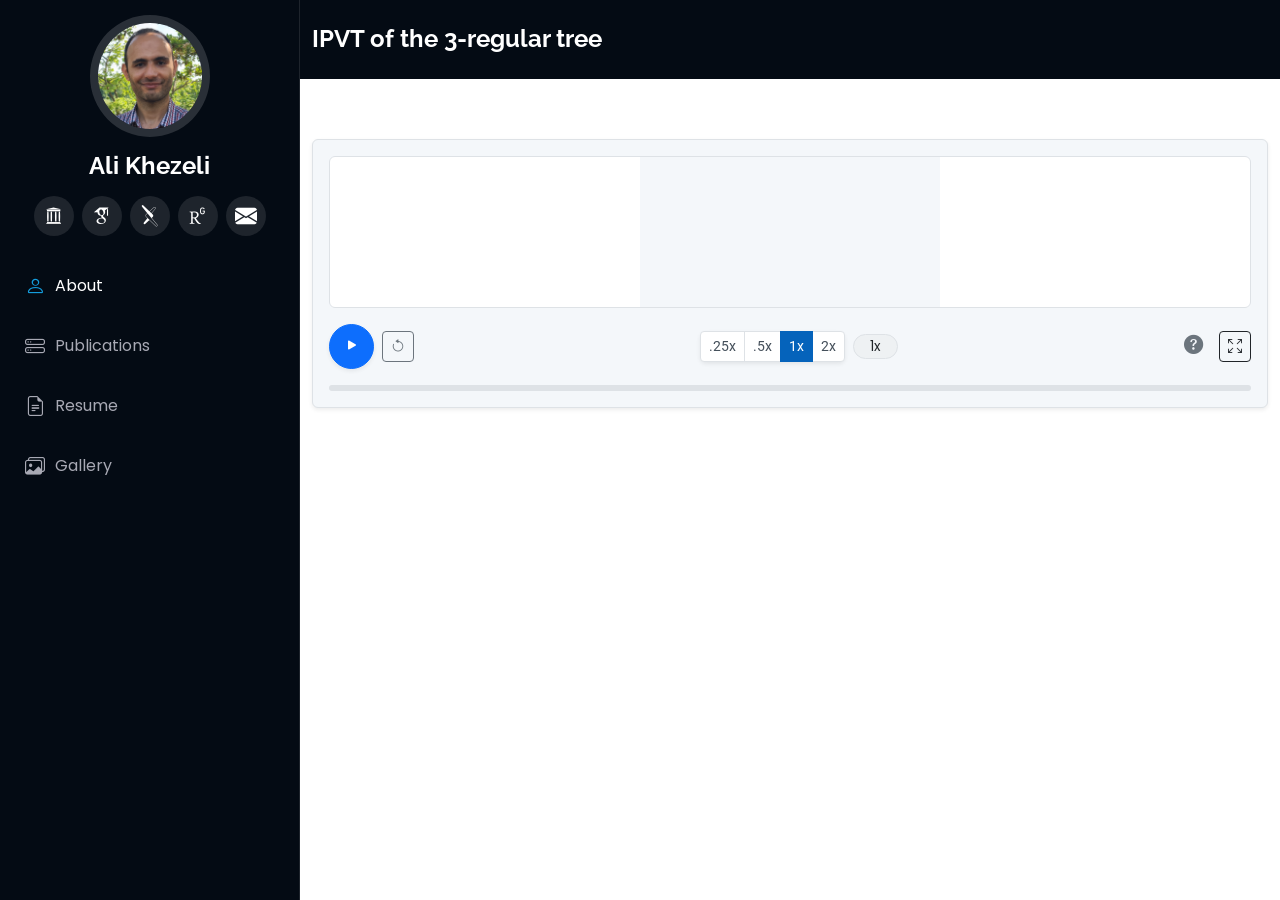
<file: gallery/treeIPVT.html>
<!DOCTYPE html>
<html lang="en">

<head>
  <meta charset="utf-8">
  <meta content="width=device-width, initial-scale=1.0" name="viewport">
  <title>Ali Khezeli's Personal Website</title>
  <meta content="" name="description">
  <meta content="" name="keywords">

  <!-- Favicons -->
  <link href="../assets/img/favicon.png" rel="icon">
  <link href="../assets/img/apple-touch-icon.png" rel="apple-touch-icon">

  <!-- Fonts -->
  <link href="https://fonts.googleapis.com" rel="preconnect">
  <link href="https://fonts.gstatic.com" rel="preconnect" crossorigin>
  <link href="https://fonts.googleapis.com/css2?family=Roboto:ital,wght@0,100;0,300;0,400;0,500;0,700;0,900;1,100;1,300;1,400;1,500;1,700;1,900&family=Poppins:ital,wght@0,100;0,200;0,300;0,400;0,500;0,600;0,700;0,800;0,900;1,100;1,200;1,300;1,400;1,500;1,600;1,700;1,800;1,900&family=Raleway:ital,wght@0,100;0,200;0,300;0,400;0,500;0,600;0,700;0,800;0,900;1,100;1,200;1,300;1,400;1,500;1,600;1,700;1,800;1,900&display=swap" rel="stylesheet">

  <!-- Vendor CSS Files -->
  <link href="../assets/vendor/bootstrap/css/bootstrap.min.css" rel="stylesheet">
  <link href="../assets/vendor/bootstrap-icons/bootstrap-icons.css" rel="stylesheet">
  <link href="../assets/vendor/aos/aos.css" rel="stylesheet">
  <link href="../assets/vendor/glightbox/css/glightbox.min.css" rel="stylesheet">
  <link href="../assets/vendor/swiper/swiper-bundle.min.css" rel="stylesheet">
  <link href="../assets/vendor/academicons/css/academicons.min.css" rel="stylesheet">

  <!-- Main CSS File -->
  <link href="../assets/css/main.css" rel="stylesheet">

  <!-- =======================================================
  * Template Name: iPortfolio
  * Template URL: https://bootstrapmade.com/iportfolio-bootstrap-portfolio-websites-template/
  * Updated: Jun 29 2024 with Bootstrap v5.3.3
  * Author: BootstrapMade.com
  * License: https://bootstrapmade.com/license/
  ======================================================== -->
    <style>
        /* --- Custom Video Player Styling --- */

        /* Main Container: Coherent with iPortfolio light theme */
        #video-wrapper {
          background-color: #f4f7fa !important;
          transition: all 0.3s ease;
          border: 1px solid #e1e4e8;
          overflow: hidden; /* Prevents internal elements from leaking */
        }

        /* Internal Container: Holds the video itself */
        .video-container-inner {
          background-color: #f4f7fa; /* Match wrapper to hide seams */
          display: flex;
          align-items: center;
          justify-content: center;
          position: relative;
        }

        /* THE FIX: Remove the 1px baseline gap and default black background */
        #main-video {
          display: block;       /* Fixes the bottom 1px gap */
          vertical-align: top;  /* Double-insurance for alignment */
          background-color: #f4f7fa; /* Matches the theme */
          outline: none;
          border: none;
        }

        /* Fullscreen Mode Fix */
        #video-wrapper:fullscreen {
          background-color: #f4f7fa !important;
          padding: 0 !important;
          width: 100vw;
          height: 100vh;
          display: flex;
          flex-direction: column;
          border: none;
        }

        #video-wrapper:fullscreen .video-container-inner {
          flex-grow: 1;
          /* In fullscreen, we use a slightly darker version of the theme 
             instead of pure black to keep it "coherent" */
          background-color: #eef1f3; 
        }

        #video-wrapper:fullscreen video {
          max-height: 100% !important;
          max-width: 100% !important;
          height: auto;
          width: auto;
          /* Ensure video itself doesn't have a black background */
          background-color: transparent !important; 
        }

        #video-wrapper:fullscreen #control-bar {
          padding: 15px 40px !important;
          background-color: #f4f7fa;
          border-top: 1px solid #ddd;
        }

        /* --- Controls & Buttons --- */

        .speed-btn.active {
          background-color: #0563bb !important;
          color: #fff !important;
          border-color: #0563bb !important;
        }

        .speed-btn {
          background-color: #fff;
          color: #45505b;
        }

        #speed-indicator {
          font-family: "Poppins", sans-serif;
          font-size: 0.85rem;
          padding: 5px 12px;
          background: #fff;
          color: #0563bb;
          font-weight: 600;
          border: 1px solid #dee2e6;
        }

        /* --- Keyboard Shortcut Hint Popup --- */

        .shortcut-container {
          display: inline-block;
        }

        .shortcut-card {
          position: absolute;
          bottom: 150%;
          right: 0;
          width: 180px;
          visibility: hidden;
          opacity: 0;
          transform: translateY(10px);
          transition: all 0.3s ease;
          z-index: 1001;
          background-color: #fff;
        }

        .shortcut-container:hover .shortcut-card {
          visibility: visible;
          opacity: 1;
          transform: translateY(0);
          bottom: 125%;
        }

        kbd {
          background-color: #f8f9fa;
          border: 1px solid #dee2e6;
          border-radius: 3px;
          box-shadow: 0 1px 1px rgba(0,0,0,0.1);
          color: #212529;
          display: inline-block;
          font-size: 0.75rem;
          font-weight: 700;
          padding: 2px 5px;
        }

        /* --- Progress Bar --- */
        .progress {
          background-color: #dee2e6 !important;
        }

        #video-progress {
          transition: width 0.1s linear;
        }
        
        /* Keep your existing .shortcut-card styles, but add/update these: */

        .shortcut-card {
          position: absolute;
          bottom: 150%;
          right: 0;
          width: 180px;
          visibility: hidden;
          opacity: 0;
          transform: translateY(10px);
          transition: all 0.3s ease;
          z-index: 1001;
          background-color: #fff;
          pointer-events: none; /* Prevents card from blocking clicks when invisible */
        }

        /* Logic for Hover (Desktop) */
        .shortcut-container:hover .shortcut-card {
          visibility: visible;
          opacity: 1;
          transform: translateY(0);
          bottom: 125%;
          pointer-events: auto;
        }

        /* Logic for Tap (Mobile - triggered by JS) */
        .shortcut-card.active {
          visibility: visible;
          opacity: 1;
          transform: translateY(0);
          bottom: 125%;
          pointer-events: auto;
        }
    </style>
</head>

<body class="index-page">

  <header id="header" class="header dark-background d-flex flex-column">
    <i class="header-toggle d-xl-none bi bi-list"></i>

    <div class="profile-img">
      <img src="../assets/img/my-profile-img.png" alt="" class="img-fluid rounded-circle">
    </div>

    <a href="../index.html" class="logo d-flex align-items-center justify-content-center">
      <!-- Uncomment the line below if you also wish to use an image logo -->
      <!-- <img src="assets/img/logo.png" alt=""> -->
      <h1 class="sitename">Ali Khezeli</h1>
    </a>

    <div class="social-links text-center">
      <a href="https://www.ipm.ac.ir/personalinfo.jsp?PeopleCode=IP1600070"
         target="_blank"
         title="Academic Page">
        <i class="ai ai-archive"></i>
      </a>  
      <a href="https://scholar.google.com/citations?user=rPXh3bAAAAAJ&hl=en"
         target="_blank"
         title="Google Scholar">
        <i class="ai ai-google-scholar"></i>
      </a>
      <a href="https://arxiv.org/search/math?searchtype=author&query=Khezeli,+A"
         target="_blank"
         title="arXiv">
        <i class="ai ai-arxiv"></i>
      </a>
      <a href="https://www.researchgate.net/profile/Ali-Khezeli"
         target="_blank"
         title="ResearchGate">
        <i class="ai ai-researchgate"></i>
      </a>
      <a href="mailto:alikhezeli at ipm dot ir"
         title="Email">
        <i class="bi bi-envelope-fill"></i>
      </a>
    </div>

    <nav id="navmenu" class="navmenu">
      <ul>
        <!--<li><a href="#hero" class="active"><i class="bi bi-house navicon"></i>Home</a></li>-->
        <li><a href="../index.html" class="active"><i class="bi bi-person navicon"></i> About</a></li>
        <li><a href="../publications.html"><i class="bi bi-hdd-stack navicon"></i> Publications</a></li>
        <li><a href="../resume.html"><i class="bi bi-file-earmark-text navicon"></i> Resume</a></li>
        <li><a href="../gallery.html"><i class="bi bi-images navicon"></i> Gallery</a></li>
      </ul>
    </nav>

  </header>

  <main class="main">
        <!-- Page Title -->
        <div class="page-title dark-background">
          <div class="container d-lg-flex justify-content-between align-items-center">
            <h1 class="mb-2 mb-lg-0">IPVT of the 3-regular tree</h1>
              <!--
            <nav class="breadcrumbs">
              <ol>
                <li><a href="index.html">Home</a></li>
                <li class="current">Portfolio Details</li>
              </ol>
            </nav>
            -->
          </div>
        </div><!-- End Page Title -->
      
      <section id="custom-video-player" class="portfolio-details">
          <div class="container">


            <div id="video-wrapper" class="p-3 bg-light border rounded shadow-sm position-relative">

              <div class="video-container-inner rounded overflow-hidden border bg-white">
                <video id="main-video" style="max-width: 100%; max-height: 65vh; display: block; margin: 0 auto;">
                  <source src="treeIPVT/treeIPVT_animation.mp4" type="video/mp4">
                </video>
              </div>

              <div id="control-bar" class="d-flex flex-wrap align-items-center justify-content-between pt-3">

                <!-- Play & Reset -->
                <div class="d-flex align-items-center gap-2">
                  <button id="btn-play" class="btn btn-primary rounded-circle shadow-sm" style="width: 45px; height: 45px;">
                    <i class="bi bi-play-fill"></i>
                  </button>
                  <button id="btn-reset" class="btn btn-outline-secondary btn-sm" title="Reset"><i class="bi bi-arrow-counterclockwise"></i></button>
                </div>

                <!-- Speed Buttons + Indicator -->
                <div class="d-flex align-items-center">
                  <div class="btn-group shadow-sm">
                    <button class="btn btn-sm btn-white border speed-btn" data-speed="0.25">.25x</button>
                    <button class="btn btn-sm btn-white border speed-btn" data-speed="0.5">.5x</button>
                    <button class="btn btn-sm btn-white border speed-btn active" data-speed="1">1x</button>
                    <button class="btn btn-sm btn-white border speed-btn" data-speed="2">2x</button>
                  </div>
                  <!-- The Current Speed Display -->
                  <span id="speed-indicator" class="ms-2 badge rounded-pill border text-dark fw-normal" style="background: #eef1f3; min-width: 45px;">1x</span>
                </div>

                <!-- FS & Hint -->
                <div class="d-flex align-items-center gap-3">
                  <div class="shortcut-container position-relative">
                    <i class="bi bi-question-circle-fill text-secondary" id="hint-icon" style="cursor: pointer; font-size: 1.2rem;"></i>
                    <div class="shortcut-card shadow border rounded p-3 bg-white text-dark">
                      <h6 class="border-bottom pb-1" style="font-size: 0.9rem;">Shortcuts</h6>
                      <ul class="list-unstyled mb-0" style="font-size: 0.8rem;">
                        <li class="mb-1"><kbd>Space</kbd> Play</li>
                        <li class="mb-1"><kbd>←</kbd> <kbd>→</kbd> Seek</li>
                        <li><kbd>↑</kbd> <kbd>↓</kbd> Speed</li>
                      </ul>
                    </div>
                  </div>
                  <button id="btn-fullscreen" class="btn btn-outline-dark btn-sm">
                    <i class="bi bi-arrows-fullscreen"></i>
                  </button>
                </div>
              </div>

              <div class="progress mt-3" style="height: 6px;">
                <div id="video-progress" class="progress-bar bg-primary" style="width: 0%"></div>
              </div>
            </div>
          </div>
        </section>
  </main>

  

  <!-- Scroll Top -->
  <a href="#" id="scroll-top" class="scroll-top d-flex align-items-center justify-content-center"><i class="bi bi-arrow-up-short"></i></a>

  <!-- Preloader -->
  <div id="preloader"></div>

  <!-- Vendor JS Files -->
  <script src="../assets/vendor/bootstrap/js/bootstrap.bundle.min.js"></script>
  <script src="../assets/vendor/php-email-form/validate.js"></script>
  <script src="../assets/vendor/aos/aos.js"></script>
  <script src="../assets/vendor/typed.js/typed.umd.js"></script>
  <script src="../assets/vendor/purecounter/purecounter_vanilla.js"></script>
  <script src="../assets/vendor/waypoints/noframework.waypoints.js"></script>
  <script src="../assets/vendor/glightbox/js/glightbox.min.js"></script>
  <script src="../assets/vendor/imagesloaded/imagesloaded.pkgd.min.js"></script>
  <script src="../assets/vendor/isotope-layout/isotope.pkgd.min.js"></script>
  <script src="../assets/vendor/swiper/swiper-bundle.min.js"></script>

  <!-- Main JS File -->
  <script src="../assets/js/main.js"></script>

    <script>
        document.addEventListener('DOMContentLoaded', () => {
            const wrapper = document.getElementById('video-wrapper');
            const video = document.getElementById('main-video');
            const playBtn = document.getElementById('btn-play');
            const resetBtn = document.getElementById('btn-reset');
            const fsBtn = document.getElementById('btn-fullscreen');
            const speedBtns = document.querySelectorAll('.speed-btn');
            const speedIndicator = document.getElementById('speed-indicator');
            const progressBar = document.getElementById('video-progress');

            function updatePlayIcon() {
                playBtn.innerHTML = video.paused ? '<i class="bi bi-play-fill"></i>' : '<i class="bi bi-pause-fill"></i>';
            }

            function togglePlay() {
                video.paused ? video.play() : video.pause();
                updatePlayIcon();
            }

            function setSpeed(speed) {
                const s = parseFloat(speed).toFixed(2);
                const displaySpeed = parseFloat(s); // Remove trailing zeros
                video.playbackRate = displaySpeed;

                // Update Indicator Text
                speedIndicator.innerText = displaySpeed + 'x';

                // Highlight Button if it matches exactly
                speedBtns.forEach(btn => {
                    btn.classList.toggle('active', parseFloat(btn.dataset.speed) === displaySpeed);
                });
            }

            // Button Listeners
            playBtn.addEventListener('click', togglePlay);
            resetBtn.addEventListener('click', () => {
                video.currentTime = 0;
                video.pause();
                updatePlayIcon();
            });
            fsBtn.addEventListener('click', () => {
                if (!document.fullscreenElement) wrapper.requestFullscreen();
                else document.exitFullscreen();
            });
            speedBtns.forEach(btn => {
                btn.addEventListener('click', () => setSpeed(btn.dataset.speed));
            });

            video.addEventListener('timeupdate', () => {
                const percent = (video.currentTime / video.duration) * 100;
                progressBar.style.width = percent + '%';
            });

            // Keyboard Listeners
            window.addEventListener('keydown', (e) => {
                const isVisible = !!(video.offsetWidth || video.offsetHeight);
                if (!isVisible) return;

                if(["Space", "ArrowUp", "ArrowDown", "ArrowLeft", "ArrowRight"].includes(e.code)) {
                    e.preventDefault();
                }

                switch(e.code) {
                    case 'Space': togglePlay(); break;
                    case 'ArrowRight': video.currentTime += 5; break;
                    case 'ArrowLeft': video.currentTime -= 5; break;
                    case 'ArrowUp': 
                        if (video.playbackRate < 2) setSpeed(video.playbackRate + 0.25); 
                        break;
                    case 'ArrowDown': 
                        if (video.playbackRate > 0.25) setSpeed(video.playbackRate - 0.25); 
                        break;
                }
            });
            
            // Existing variables...
            const hintIcon = document.getElementById('hint-icon');
            const shortcutCard = document.querySelector('.shortcut-card');

            // Toggle hint on click/tap
            hintIcon.addEventListener('click', function(e) {
                e.stopPropagation(); // Prevents the document click listener from firing immediately
                shortcutCard.classList.toggle('active');
            });

            // Close hint if user taps anywhere else on the page
            document.addEventListener('click', function(e) {
                if (!shortcutCard.contains(e.target) && e.target !== hintIcon) {
                    shortcutCard.classList.remove('active');
                }
            });

            // Prevent the card itself from closing when clicked (so users can read it)
            shortcutCard.addEventListener('click', function(e) {
                e.stopPropagation();
            });
        });
    </script>
</body>

</html>
</file>
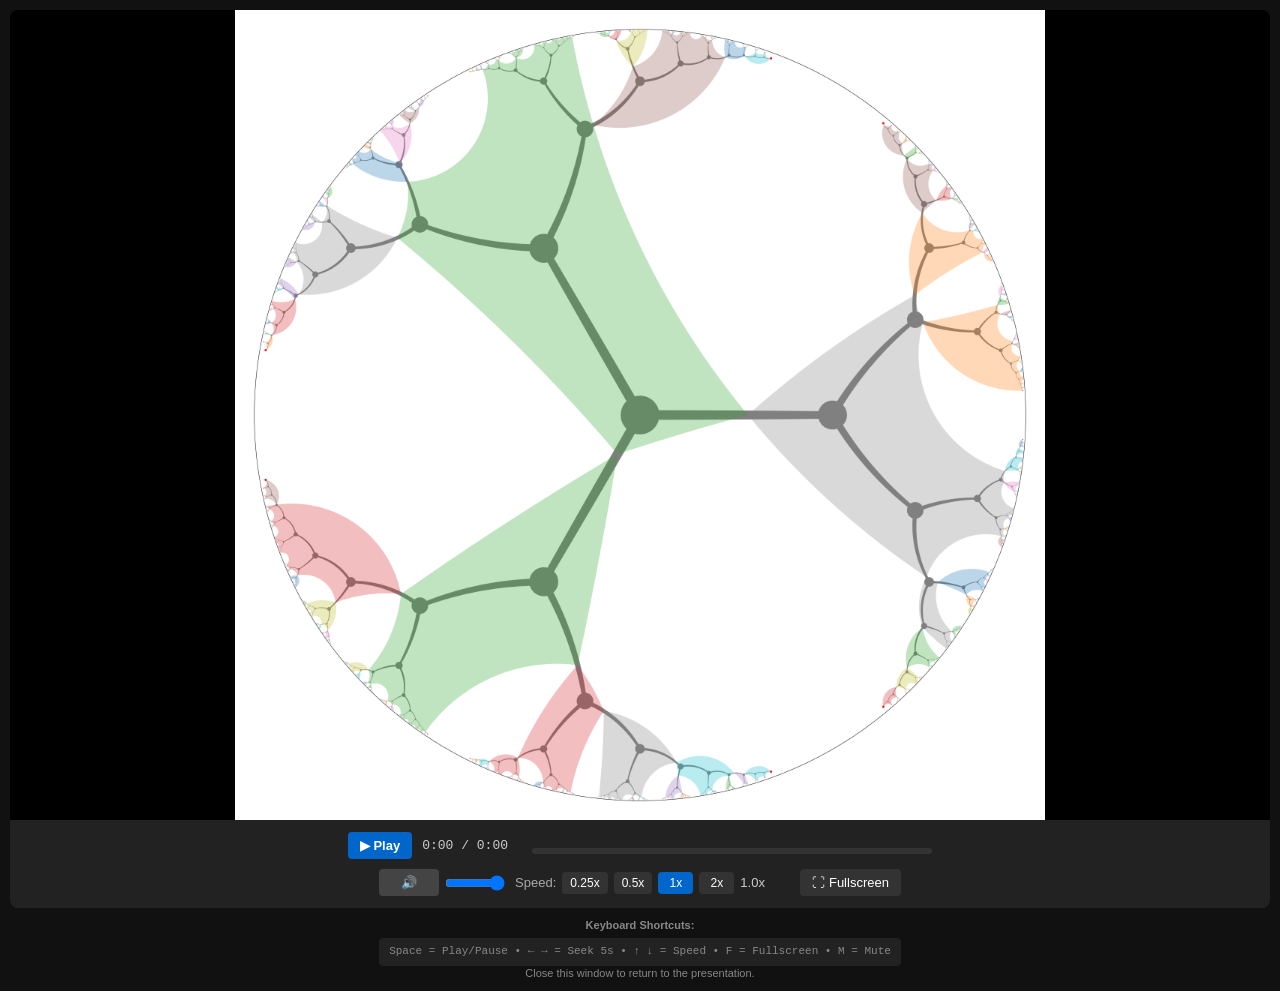
<file: gallery/treeIPVT0.html>
<!DOCTYPE html>
<html>
<head>
    <title>Presentation Video Player</title>
    <meta name="viewport" content="width=device-width, initial-scale=1.0">
    <style>
        * {
            box-sizing: border-box;
            margin: 0;
            padding: 0;
        }
        
        body {
            background: #111;
            color: white;
            font-family: Arial, sans-serif;
            padding: 10px;
            min-height: 100vh;
        }
        
        .container {
            max-width: 100%;
            margin: 0 auto;
        }
        
        .header {
            text-align: center;
            margin-bottom: 10px;
        }
        
        h1 {
            font-size: 1.5em;
            margin-bottom: 5px;
        }
        
        .header p {
            color: #aaa;
            font-size: 0.9em;
        }
        
        .video-container {
            background: black;
            border-radius: 8px 8px 0 0;
            overflow: hidden;
            margin-bottom: 0;
            width: 100%;
        }
        
        #myVideo {
            width: 100%;
            height: auto;
            display: block;
            max-height: 90vh; /* Fits screen */
        }
        
        /* Custom controls below video */
        .controls {
            background: #222;
            padding: 12px 15px;
            border-radius: 0 0 8px 8px;
            display: flex;
            flex-direction: column;
            gap: 10px;
            width: 100%;
        }
        
        .controls-row {
            display: flex;
            flex-wrap: wrap;
            justify-content: center;
            align-items: center;
            gap: 10px;
        }
        
        button {
            background: #444;
            color: white;
            border: none;
            padding: 6px 12px;
            border-radius: 4px;
            cursor: pointer;
            font-size: 13px;
            transition: background 0.2s;
            min-width: 60px;
            white-space: nowrap;
        }
        
        button:hover {
            background: #555;
        }
        
        .play-btn {
            background: #0066cc;
            font-weight: bold;
        }
        
        .play-btn:hover {
            background: #0077ee;
        }
        
        .time-display {
            color: #ccc;
            font-family: monospace;
            font-size: 13px;
            min-width: 100px;
        }
        
        .progress-container {
            flex-grow: 1;
            min-width: 150px;
            max-width: 400px;
        }
        
        progress {
            width: 100%;
            height: 6px;
            border-radius: 3px;
            cursor: pointer;
        }
        
        progress::-webkit-progress-bar {
            background-color: #333;
            border-radius: 3px;
        }
        
        progress::-webkit-progress-value {
            background-color: #0066cc;
            border-radius: 3px;
        }
        
        /* Speed controls */
        .speed-controls {
            display: flex;
            align-items: center;
            gap: 6px;
            flex-wrap: wrap;
            justify-content: center;
        }
        
        .speed-btn {
            background: #333;
            min-width: 35px;
            padding: 4px 8px;
            font-size: 12px;
        }
        
        .speed-btn.active {
            background: #0066cc;
        }
        
        .speed-display {
            color: #ccc;
            font-size: 13px;
            min-width: 50px;
        }
        
        /* Volume control */
        .volume-control {
            display: flex;
            align-items: center;
            gap: 6px;
        }
        
        input[type="range"] {
            width: 60px;
            cursor: pointer;
        }
        
        .fullscreen-btn {
            background: #333;
        }
        
        .instructions {
            color: #888;
            font-size: 11px;
            margin-top: 10px;
            text-align: center;
            line-height: 1.4;
        }
        
        .shortcuts {
            display: inline-block;
            background: #222;
            padding: 6px 10px;
            border-radius: 4px;
            margin-top: 5px;
            font-family: monospace;
            font-size: 11px;
            max-width: 100%;
            overflow-wrap: break-word;
        }
        
        /* Responsive adjustments */
        @media (max-width: 768px) {
            .controls-row {
                gap: 8px;
            }
            
            button {
                padding: 5px 10px;
                font-size: 12px;
                min-width: 50px;
            }
            
            .time-display {
                font-size: 12px;
                min-width: 80px;
            }
            
            .speed-btn {
                min-width: 30px;
                font-size: 11px;
                padding: 3px 6px;
            }
            
            #myVideo {
                max-height: 50vh;
            }
        }
        
        @media (max-width: 480px) {
            .controls {
                padding: 10px;
            }
            
            .controls-row {
                flex-direction: column;
                gap: 8px;
            }
            
            .progress-container {
                width: 100%;
                max-width: none;
            }
            
            #myVideo {
                max-height: 40vh;
            }
        }
    </style>
</head>
<body>
    <div class="container">
        
        <div class="video-container">
            <video id="myVideo" poster="treeIPVT/treeIPVT.png">
                <source src="treeIPVT/treeIPVT_animation.mp4" type="video/mp4">
                Your browser does not support HTML5 video.
            </video>
        </div>
        
        <div class="controls">
            <div class="controls-row">
                <button class="play-btn" onclick="togglePlay()" id="playBtn">▶ Play</button>
                <div class="time-display">
                    <span id="currentTime">0:00</span> / 
                    <span id="duration">0:00</span>
                </div>
                <div class="progress-container">
                    <progress id="progressBar" value="0" max="100"></progress>
                </div>
            </div>
            
            <div class="controls-row">
                <div class="volume-control">
                    <button onclick="toggleMute()" id="muteBtn">🔊</button>
                    <input type="range" id="volumeSlider" min="0" max="1" step="0.1" value="1">
                </div>
                
                <div class="speed-controls">
                    <span style="color:#aaa; font-size:13px;">Speed:</span>
                    <button class="speed-btn" onclick="setSpeed(0.25)">0.25x</button>
                    <button class="speed-btn" onclick="setSpeed(0.5)">0.5x</button>
                    <button class="speed-btn active" onclick="setSpeed(1)">1x</button>
                    <button class="speed-btn" onclick="setSpeed(2)">2x</button>
                    <div class="speed-display" id="speedDisplay">1.0x</div>
                </div>
                
                <button class="fullscreen-btn" onclick="toggleFullscreen()">⛶ Fullscreen</button>
            </div>
        </div>
        
        <div class="instructions">
            <p>
                <strong>Keyboard Shortcuts:</strong>
                <div class="shortcuts">
                    Space = Play/Pause • ← → = Seek 5s • ↑ ↓ = Speed • F = Fullscreen • M = Mute
                </div>
            </p>
            <p>Close this window to return to the presentation.</p>
        </div>
    </div>

    <script>
        const video = document.getElementById('myVideo');
        const progressBar = document.getElementById('progressBar');
        const currentTimeEl = document.getElementById('currentTime');
        const durationEl = document.getElementById('duration');
        const playBtn = document.getElementById('playBtn');
        const muteBtn = document.getElementById('muteBtn');
        const volumeSlider = document.getElementById('volumeSlider');
        const speedDisplay = document.getElementById('speedDisplay');
        
        let currentSpeed = 1.0;
        
        function formatTime(seconds) {
            const mins = Math.floor(seconds / 60);
            const secs = Math.floor(seconds % 60);
            return `${mins}:${secs < 10 ? '0' : ''}${secs}`;
        }
        
        video.addEventListener('timeupdate', function() {
            const progress = (video.currentTime / video.duration) * 100;
            progressBar.value = progress;
            currentTimeEl.textContent = formatTime(video.currentTime);
        });
        
        video.addEventListener('loadedmetadata', function() {
            durationEl.textContent = formatTime(video.duration);
        });
        
        progressBar.addEventListener('click', function(e) {
            const rect = this.getBoundingClientRect();
            const pos = (e.clientX - rect.left) / rect.width;
            video.currentTime = pos * video.duration;
        });
        
        function togglePlay() {
            if (video.paused) {
                video.play();
                playBtn.textContent = '⏸ Pause';
            } else {
                video.pause();
                playBtn.textContent = '▶ Play';
            }
        }
        
        function setSpeed(speed) {
            currentSpeed = speed;
            video.playbackRate = speed;
            speedDisplay.textContent = speed.toFixed(2) + 'x';
            
            document.querySelectorAll('.speed-btn').forEach(btn => {
                btn.classList.remove('active');
            });
            event.target.classList.add('active');
        }
        
        function changeSpeed(delta) {
            const speeds = [0.25, 0.5, 0.75, 1.0, 1.25, 1.5, 1.75, 2.0];
            let newSpeed = currentSpeed + delta;
            
            let closest = speeds.reduce((prev, curr) => {
                return Math.abs(curr - newSpeed) < Math.abs(prev - newSpeed) ? curr : prev;
            });
            
            closest = Math.max(0.25, Math.min(2.0, closest));
            setSpeed(closest);
        }
        
        volumeSlider.addEventListener('input', function() {
            video.volume = this.value;
            updateMuteButton();
        });
        
        function toggleMute() {
            video.muted = !video.muted;
            updateMuteButton();
        }
        
        function updateMuteButton() {
            if (video.muted || video.volume === 0) {
                muteBtn.textContent = '🔇';
                volumeSlider.value = 0;
            } else {
                muteBtn.textContent = '🔊';
                volumeSlider.value = video.volume;
            }
        }
        
        function toggleFullscreen() {
            const container = document.querySelector('.video-container');
            if (!document.fullscreenElement) {
                if (container.requestFullscreen) {
                    container.requestFullscreen();
                }
            } else {
                if (document.exitFullscreen) {
                    document.exitFullscreen();
                }
            }
        }
        
        document.addEventListener('keydown', function(e) {
            switch(e.code) {
                case 'Space':
                    e.preventDefault();
                    togglePlay();
                    break;
                    
                case 'ArrowLeft':
                    e.preventDefault();
                    video.currentTime = Math.max(0, video.currentTime - 5);
                    break;
                    
                case 'ArrowRight':
                    e.preventDefault();
                    video.currentTime = Math.min(video.duration, video.currentTime + 5);
                    break;
                    
                case 'ArrowUp':
                    e.preventDefault();
                    changeSpeed(0.25);
                    break;
                    
                case 'ArrowDown':
                    e.preventDefault();
                    changeSpeed(-0.25);
                    break;
                    
                case 'KeyF':
                    e.preventDefault();
                    toggleFullscreen();
                    break;
                    
                case 'KeyM':
                    e.preventDefault();
                    toggleMute();
                    break;
                    
                case 'Digit1':
                case 'Numpad1':
                    e.preventDefault();
                    setSpeed(1.0);
                    break;
                    
                case 'Digit2':
                case 'Numpad2':
                    e.preventDefault();
                    setSpeed(2.0);
                    break;
            }
        });
        
        video.load();
        updateMuteButton();
        
        progressBar.addEventListener('keydown', function(e) {
            if (e.code === 'ArrowLeft') {
                video.currentTime = Math.max(0, video.currentTime - 5);
            } else if (e.code === 'ArrowRight') {
                video.currentTime = Math.min(video.duration, video.currentTime + 5);
            }
        });
    </script>
</body>
</html>
</file>
<file: assets/vendor/academicons/css/academicons.min.css>
@font-face {font-family: 'Academicons';font-style: normal;font-weight: 400;font-display: block;src:url('../fonts/academicons.eot');src:url('../fonts/academicons.eot') format('embedded-opentype'), url('../fonts/academicons.ttf') format('truetype'), url('../fonts/academicons.woff') format('woff'), url('../fonts/academicons.svg') format('svg');}.ai {font-family: 'Academicons';font-weight: 400;-moz-osx-font-smoothing: grayscale;-webkit-font-smoothing: antialiased;display: inline-block;font-style: normal;font-variant: normal;text-rendering: auto;line-height: 1;}.ai-academia:before {content: "\e9af";}.ai-academia-square:before {content: "\e93d";}.ai-acclaim:before {content: "\e92e";}.ai-acclaim-square:before {content: "\e93a";}.ai-acm:before {content: "\e93c";}.ai-acm-square:before {content: "\e95d";}.ai-acmdl:before {content: "\e96a";}.ai-acmdl-square:before {content: "\e9d3";}.ai-ads:before {content: "\e9cb";}.ai-ads-square:before {content: "\e94a";}.ai-africarxiv:before {content: "\e91b";}.ai-africarxiv-square:before {content: "\e90b";}.ai-archive:before {content: "\e955";}.ai-archive-square:before {content: "\e956";}.ai-arxiv:before {content: "\e974";}.ai-arxiv-square:before {content: "\e9a6";}.ai-biorxiv:before {content: "\e9a2";}.ai-biorxiv-square:before {content: "\e98b";}.ai-ceur:before {content: "\e96d";}.ai-ceur-square:before {content: "\e92f";}.ai-ciencia-vitae:before {content: "\e912";}.ai-ciencia-vitae-square:before {content: "\e913";}.ai-clarivate:before {content: "\e924";}.ai-clarivate-square:before {content: "\e925";}.ai-closed-access:before {content: "\e942";}.ai-closed-access-square:before {content: "\e943";}.ai-conversation:before {content: "\e94c";}.ai-conversation-square:before {content: "\e915";}.ai-coursera:before {content: "\e95f";}.ai-coursera-square:before {content: "\e97f";}.ai-crossref:before {content: "\e918";}.ai-crossref-square:before {content: "\e919";}.ai-cv:before {content: "\e9a5";}.ai-cv-square:before {content: "\e90a";}.ai-datacite:before {content: "\e91c";}.ai-datacite-square:before {content: "\e91d";}.ai-dataverse:before {content: "\e9f7";}.ai-dataverse-square:before {content: "\e9e4";}.ai-dblp:before {content: "\e94f";}.ai-dblp-square:before {content: "\e93f";}.ai-depsy:before {content: "\e97a";}.ai-depsy-square:before {content: "\e94b";}.ai-doi:before {content: "\e97e";}.ai-doi-square:before {content: "\e98f";}.ai-dryad:before {content: "\e97c";}.ai-dryad-square:before {content: "\e98c";}.ai-elsevier:before {content: "\e961";}.ai-elsevier-square:before {content: "\e910";}.ai-figshare:before {content: "\e981";}.ai-figshare-square:before {content: "\e9e7";}.ai-google-scholar:before {content: "\e9d4";}.ai-google-scholar-square:before {content: "\e9f9";}.ai-hal:before {content: "\e92c";}.ai-hal-square:before {content: "\e92d";}.ai-hypothesis:before {content: "\e95a";}.ai-hypothesis-square:before {content: "\e95b";}.ai-ideas-repec:before {content: "\e9ed";}.ai-ideas-repec-square:before {content: "\e9f8";}.ai-ieee:before {content: "\e929";}.ai-ieee-square:before {content: "\e9b9";}.ai-impactstory:before {content: "\e9cf";}.ai-impactstory-square:before {content: "\e9aa";}.ai-inaturalist:before {content: "\e900";}.ai-inaturalist-square:before {content: "\e901";}.ai-inpn:before {content: "\e902";}.ai-inpn-square:before {content: "\e903";}.ai-inspire:before {content: "\e9e9";}.ai-inspire-square:before {content: "\e9fe";}.ai-isidore:before {content: "\e936";}.ai-isidore-square:before {content: "\e954";}.ai-isni:before {content: "\e957";}.ai-isni-square:before {content: "\e958";}.ai-jstor:before {content: "\e938";}.ai-jstor-square:before {content: "\e944";}.ai-lattes:before {content: "\e9b3";}.ai-lattes-square:before {content: "\e99c";}.ai-mathoverflow:before {content: "\e9f6";}.ai-mathoverflow-square:before {content: "\e97b";}.ai-mendeley:before {content: "\e9f0";}.ai-mendeley-square:before {content: "\e9f3";}.ai-moodle:before {content: "\e907";}.ai-moodle-square:before {content: "\e908";}.ai-mtmt:before {content: "\e950";}.ai-mtmt-square:before {content: "\e951";}.ai-nakala:before {content: "\e940";}.ai-nakala-square:before {content: "\e941";}.ai-obp:before {content: "\e92a";}.ai-obp-square:before {content: "\e92b";}.ai-open-access:before {content: "\e939";}.ai-open-access-square:before {content: "\e9f4";}.ai-open-data:before {content: "\e966";}.ai-open-data-square:before {content: "\e967";}.ai-open-materials:before {content: "\e968";}.ai-open-materials-square:before {content: "\e969";}.ai-openedition:before {content: "\e946";}.ai-openedition-square:before {content: "\e947";}.ai-orcid:before {content: "\e9d9";}.ai-orcid-square:before {content: "\e9c3";}.ai-osf:before {content: "\e9ef";}.ai-osf-square:before {content: "\e931";}.ai-overleaf:before {content: "\e914";}.ai-overleaf-square:before {content: "\e98d";}.ai-philpapers:before {content: "\e98a";}.ai-philpapers-square:before {content: "\e96f";}.ai-piazza:before {content: "\e99a";}.ai-piazza-square:before {content: "\e90c";}.ai-preregistered:before {content: "\e906";}.ai-preregistered-square:before {content: "\e96b";}.ai-protocols:before {content: "\e952";}.ai-protocols-square:before {content: "\e953";}.ai-psyarxiv:before {content: "\e90e";}.ai-psyarxiv-square:before {content: "\e90f";}.ai-publons:before {content: "\e937";}.ai-publons-square:before {content: "\e94e";}.ai-pubmed:before {content: "\e99f";}.ai-pubmed-square:before {content: "\e97d";}.ai-pubpeer:before {content: "\e922";}.ai-pubpeer-square:before {content: "\e923";}.ai-researcherid:before {content: "\e91a";}.ai-researcherid-square:before {content: "\e95c";}.ai-researchgate:before {content: "\e95e";}.ai-researchgate-square:before {content: "\e99e";}.ai-ror:before {content: "\e948";}.ai-ror-square:before {content: "\e949";}.ai-sci-hub:before {content: "\e959";}.ai-sci-hub-square:before {content: "\e905";}.ai-scirate:before {content: "\e98e";}.ai-scirate-square:before {content: "\e99d";}.ai-scopus:before {content: "\e91e";}.ai-scopus-square:before {content: "\e91f";}.ai-semantic-scholar:before {content: "\e96e";}.ai-semantic-scholar-square:before {content: "\e96c";}.ai-springer:before {content: "\e928";}.ai-springer-square:before {content: "\e99b";}.ai-ssrn:before {content: "\e916";}.ai-ssrn-square:before {content: "\e917";}.ai-stackoverflow:before {content: "\e920";}.ai-stackoverflow-square:before {content: "\e921";}.ai-viaf:before {content: "\e933";}.ai-viaf-square:before {content: "\e934";}.ai-wiley:before {content: "\e926";}.ai-wiley-square:before {content: "\e927";}.ai-zenodo:before {content: "\e911";}.ai-zotero:before {content: "\e962";}.ai-zotero-square:before {content: "\e932";}.ai-lg {font-size: 1.33333em;line-height: 0.75em;vertical-align: -.0667em;}.ai-xs {font-size: .75em;}.ai-sm {font-size: .875em;}.ai-1x {font-size: 1em;}.ai-2x {font-size: 2em;}.ai-3x {font-size: 3em;}.ai-4x {font-size: 4em;}.ai-5x {font-size: 5em;}.ai-6x {font-size: 6em;}.ai-7x {font-size: 7em;}.ai-8x {font-size: 8em;}.ai-9x {font-size: 9em;}.ai-10x {font-size: 10em;}.ai-fw {text-align: center;width: 1.25em;}.ai-ul {list-style-type: none;margin-left: 2.5em;padding-left: 0;}.ai-ul > li {position: relative;}.ai-li {left: -2em;position: absolute;text-align: center;width: 2em;line-height: inherit;}.ai-border {border: solid 0.08em #eee;border-radius: .1em;padding: .2em .25em .15em;}.ai-pull-left {float: left;}.ai-pull-right {float: right;}.ai.ai-pull-left {margin-right: .3em;}.ai.ai-pull-right {margin-right: .3em;}.ai-stack {display: inline-block;height: 2em;line-height: 2em;position: relative;vertical-align: middle;width: 2.5em;}.ai-stack-1x, .ai-stack-2x {left: 0;position: absolute;text-align: center;width: 100%;}.ai-stack-1x {line-height: inherit;}.ai-stack-2x {font-size: 2em;}.ai-inverse {color: #fff;}
</file>
<file: assets/css/main.css>
/**
* Template Name: iPortfolio
* Template URL: https://bootstrapmade.com/iportfolio-bootstrap-portfolio-websites-template/
* Updated: Jun 29 2024 with Bootstrap v5.3.3
* Author: BootstrapMade.com
* License: https://bootstrapmade.com/license/
*/

/*--------------------------------------------------------------
# Font & Color Variables
# Help: https://bootstrapmade.com/color-system/
--------------------------------------------------------------*/
/* Fonts */
:root {
  --default-font: "Roboto",  system-ui, -apple-system, "Segoe UI", Roboto, "Helvetica Neue", Arial, "Noto Sans", "Liberation Sans", sans-serif, "Apple Color Emoji", "Segoe UI Emoji", "Segoe UI Symbol", "Noto Color Emoji";
  --heading-font: "Raleway",  sans-serif;
  --nav-font: "Poppins",  sans-serif;
}

/* Global Colors - The following color variables are used throughout the website. Updating them here will change the color scheme of the entire website */
:root { 
  --background-color: #ffffff; /* Background color for the entire website, including individual sections */
  --default-color: #272829; /* Default color used for the majority of the text content across the entire website */
  --heading-color: #050d18; /* Color for headings, subheadings and title throughout the website */
  --accent-color: #149ddd; /* Accent color that represents your brand on the website. It's used for buttons, links, and other elements that need to stand out */
  --surface-color: #ffffff; /* The surface color is used as a background of boxed elements within sections, such as cards, icon boxes, or other elements that require a visual separation from the global background. */
  --contrast-color: #ffffff; /* Contrast color for text, ensuring readability against backgrounds of accent, heading, or default colors. */
}

/* Nav Menu Colors - The following color variables are used specifically for the navigation menu. They are separate from the global colors to allow for more customization options */
:root {
  --nav-color: #a8a9b4;  /* The default color of the main navmenu links */
  --nav-hover-color: #ffffff; /* Applied to main navmenu links when they are hovered over or active */
  --nav-mobile-background-color: #040b14; /* Used as the background color for mobile navigation menu */
  --nav-dropdown-background-color: #040b14; /* Used as the background color for dropdown items that appear when hovering over primary navigation items */
  --nav-dropdown-color: #a8a9b4; /* Used for navigation links of the dropdown items in the navigation menu. */
  --nav-dropdown-hover-color: #ffffff; /* Similar to --nav-hover-color, this color is applied to dropdown navigation links when they are hovered over. */
}

/* Color Presets - These classes override global colors when applied to any section or element, providing reuse of the sam color scheme. */

.light-background {
  --background-color: #f4fafd;
  --surface-color: #ffffff;
}

.dark-background {
  --background-color: #040b14;
  --default-color: #ffffff;
  --heading-color: #ffffff;
  --surface-color: #151f2b;
  --contrast-color: #ffffff;
}

/* Smooth scroll */
:root {
  scroll-behavior: smooth;
}

/*--------------------------------------------------------------
# General Styling & Shared Classes
--------------------------------------------------------------*/
body {
  color: var(--default-color);
  background-color: var(--background-color);
  font-family: var(--default-font);
}

a {
  color: var(--accent-color);
  text-decoration: none;
  transition: 0.3s;
}

a:hover {
  color: color-mix(in srgb, var(--accent-color), transparent 25%);
  text-decoration: none;
}

h1,
h2,
h3,
h4,
h5,
h6 {
  color: var(--heading-color);
  font-family: var(--heading-font);
}

/* PHP Email Form Messages
------------------------------*/
.php-email-form .error-message {
  display: none;
  background: #df1529;
  color: #ffffff;
  text-align: left;
  padding: 15px;
  margin-bottom: 24px;
  font-weight: 600;
}

.php-email-form .sent-message {
  display: none;
  color: #ffffff;
  background: #059652;
  text-align: center;
  padding: 15px;
  margin-bottom: 24px;
  font-weight: 600;
}

.php-email-form .loading {
  display: none;
  background: var(--surface-color);
  text-align: center;
  padding: 15px;
  margin-bottom: 24px;
}

.php-email-form .loading:before {
  content: "";
  display: inline-block;
  border-radius: 50%;
  width: 24px;
  height: 24px;
  margin: 0 10px -6px 0;
  border: 3px solid var(--accent-color);
  border-top-color: var(--surface-color);
  animation: php-email-form-loading 1s linear infinite;
}

@keyframes php-email-form-loading {
  0% {
    transform: rotate(0deg);
  }

  100% {
    transform: rotate(360deg);
  }
}

/*--------------------------------------------------------------
# Global Header
--------------------------------------------------------------*/
.header {
  color: var(--default-color);
  background-color: var(--background-color);
  position: fixed;
  top: 0;
  left: 0;
  bottom: 0;
  padding: 0 15px;
  width: 300px;
  transition: all ease-in-out 0.3s;
  overflow-y: auto;
  z-index: 997;
  border-right: 1px solid color-mix(in srgb, var(--default-color), transparent 90%);
}

.header .profile-img img {
  margin: 15px auto;
  display: block;
  width: 120px;
  border: 8px solid color-mix(in srgb, var(--default-color), transparent 85%);
}

.header .logo {
  line-height: 1;
  margin-bottom: 15px;
}

.header .logo img {
  max-height: 32px;
  margin-right: 8px;
}

.header .logo h1 {
  font-size: 24px;
  margin: 0;
  font-weight: 700;
  color: var(--heading-color);
}

.header .social-links {
  margin: 0 0 20px 0;
}

.header .social-links a {
  font-size: 16px;
  display: inline-flex;
  align-items: center;
  justify-content: center;
  background: color-mix(in srgb, var(--default-color), transparent 90%);
  color: var(--default-color);
  margin: 0 2px;
  border-radius: 50%;
  text-align: center;
  width: 40px;
  height: 40px;
  transition: 0.3s;
}

.header .social-links a:hover {
  color: var(--contrast-color);
  background: var(--accent-color);
}

@media (min-width: 1200px) {

  .header~main,
  .header~#footer {
    margin-left: 300px;
  }
}

@media (max-width: 1199px) {
  .header {
    left: -100%;
  }
}

.header.header-show {
  left: 0;
}

.header .header-toggle {
  color: var(--contrast-color);
  background-color: var(--accent-color);
  font-size: 22px;
  display: flex;
  align-items: center;
  justify-content: center;
  width: 40px;
  height: 40px;
  border-radius: 50%;
  cursor: pointer;
  position: fixed;
  top: 15px;
  right: 15px;
  z-index: 9999;
  transition: background-color 0.3s;
}

.header .header-toggle:hover {
  color: var(--contrast-color);
  background-color: color-mix(in srgb, var(--accent-color) 90%, white 15%);
}

/*--------------------------------------------------------------
# Navigation Menu
--------------------------------------------------------------*/
.mobile-nav-toggle {
  display: none;
}

.navmenu {
  padding: 0;
  z-index: 9997;
}

.navmenu ul {
  list-style: none;
  padding: 0 0 20px 0;
  margin: 0;
}

.navmenu a,
.navmenu a:focus {
  color: var(--nav-color);
  padding: 15px 10px;
  font-family: var(--nav-font);
  font-size: 16px;
  font-weight: 400;
  display: flex;
  align-items: center;
  white-space: nowrap;
  transition: 0.3s;
  width: 100%;
}

.navmenu a .navicon,
.navmenu a:focus .navicon {
  font-size: 20px;
  margin-right: 10px;
}

.navmenu a .toggle-dropdown,
.navmenu a:focus .toggle-dropdown {
  font-size: 12px;
  line-height: 0;
  margin-left: auto;
  width: 30px;
  height: 30px;
  display: flex;
  align-items: center;
  justify-content: center;
  border-radius: 50%;
  transition: 0.3s;
  flex-shrink: 0;
  background-color: color-mix(in srgb, var(--accent-color), transparent 90%);
}

.navmenu a .toggle-dropdown:hover,
.navmenu a:focus .toggle-dropdown:hover {
  background-color: var(--accent-color);
  color: var(--contrast-color);
}

.navmenu a:hover,
.navmenu .active,
.navmenu .active:focus {
  color: var(--nav-hover-color);
}

.navmenu a:hover .navicon,
.navmenu .active .navicon,
.navmenu .active:focus .navicon {
  color: var(--accent-color);
}

.navmenu .active .toggle-dropdown,
.navmenu .active:focus .toggle-dropdown {
  background-color: var(--accent-color);
  color: var(--contrast-color);
  transform: rotate(180deg);
}

.navmenu .dropdown {
  display: block;
}

.navmenu .dropdown a,
.navmenu .dropdown a:focus {
  color: --nav-dropdown-color;
}

.navmenu .dropdown a:hover,
.navmenu .dropdown .active,
.navmenu .dropdown .active:focus {
  color: var(--nav-dropdown-hover-color);
}

.navmenu .dropdown ul {
  position: static;
  display: none;
  z-index: 99;
  padding: 5px 10px;
  margin: 5px 10px;
  background-color: var(--nav-dropdown-background-color);
  border: 1px solid color-mix(in srgb, var(--default-color), transparent 90%);
  box-shadow: none;
  transition: all 0.5s ease-in-out;
}

.navmenu .dropdown ul ul {
  background-color: rgba(33, 37, 41, 0.1);
}

.navmenu .dropdown>.dropdown-active {
  display: block;
  background-color: rgba(33, 37, 41, 0.03);
}

/*--------------------------------------------------------------
# Global Footer
--------------------------------------------------------------*/
.footer {
  color: var(--default-color);
  background-color: var(--background-color);
  font-size: 14px;
  padding: 40px 0;
  position: relative;
  border-top: 1px solid color-mix(in srgb, var(--default-color), transparent 90%);
}

.footer .copyright p {
  margin-bottom: 0;
}

.footer .credits {
  margin-top: 4px;
  font-size: 13px;
  text-align: center;
}

/*--------------------------------------------------------------
# Preloader
--------------------------------------------------------------*/
#preloader {
  position: fixed;
  inset: 0;
  z-index: 999999;
  overflow: hidden;
  background: var(--background-color);
  transition: all 0.6s ease-out;
}

#preloader:before {
  content: "";
  position: fixed;
  top: calc(50% - 30px);
  left: calc(50% - 30px);
  border: 6px solid #ffffff;
  border-color: var(--accent-color) transparent var(--accent-color) transparent;
  border-radius: 50%;
  width: 60px;
  height: 60px;
  animation: animate-preloader 1.5s linear infinite;
}

@keyframes animate-preloader {
  0% {
    transform: rotate(0deg);
  }

  100% {
    transform: rotate(360deg);
  }
}

/*--------------------------------------------------------------
# Scroll Top Button
--------------------------------------------------------------*/
.scroll-top {
  position: fixed;
  visibility: hidden;
  opacity: 0;
  right: 15px;
  bottom: -15px;
  z-index: 99999;
  background-color: var(--accent-color);
  width: 44px;
  height: 44px;
  border-radius: 50px;
  transition: all 0.4s;
}

.scroll-top i {
  font-size: 24px;
  color: var(--contrast-color);
  line-height: 0;
}

.scroll-top:hover {
  background-color: color-mix(in srgb, var(--accent-color), transparent 20%);
  color: var(--contrast-color);
}

.scroll-top.active {
  visibility: visible;
  opacity: 1;
  bottom: 15px;
}

/*--------------------------------------------------------------
# Disable aos animation delay on mobile devices
--------------------------------------------------------------*/
@media screen and (max-width: 768px) {
  [data-aos-delay] {
    transition-delay: 0 !important;
  }
}

/*--------------------------------------------------------------
# Global Page Titles & Breadcrumbs
--------------------------------------------------------------*/
.page-title {
  color: var(--default-color);
  background-color: var(--background-color);
  padding: 25px 0;
  position: relative;
}

.page-title h1 {
  font-size: 24px;
  font-weight: 700;
}

.page-title .breadcrumbs ol {
  display: flex;
  flex-wrap: wrap;
  list-style: none;
  padding: 0;
  margin: 0;
  font-size: 14px;
  font-weight: 400;
}

.page-title .breadcrumbs ol li+li {
  padding-left: 10px;
}

.page-title .breadcrumbs ol li+li::before {
  content: "/";
  display: inline-block;
  padding-right: 10px;
  color: color-mix(in srgb, var(--default-color), transparent 70%);
}

/*--------------------------------------------------------------
# Global Sections
--------------------------------------------------------------*/
section,
.section {
  color: var(--default-color);
  background-color: var(--background-color);
  padding: 60px 0;
  overflow: clip;
}

/*--------------------------------------------------------------
# Global Section Titles
--------------------------------------------------------------*/
.section-title {
  padding-bottom: 60px;
  position: relative;
}

.section-title h2 {
  font-size: 32px;
  font-weight: 700;
  margin-bottom: 20px;
  padding-bottom: 20px;
  position: relative;
}

.section-title h2:after {
  content: "";
  position: absolute;
  display: block;
  width: 50px;
  height: 3px;
  background: var(--accent-color);
  left: 0;
  bottom: 0;
}

.section-title p {
  margin-bottom: 0;
}

/*--------------------------------------------------------------
# Hero Section
--------------------------------------------------------------*/
.hero {
  width: 100%;
  min-height: 100vh;
  position: relative;
  padding: 80px 0;
  display: flex;
  align-items: center;
  justify-content: center;
}

.hero img {
  position: absolute;
  inset: 0;
  display: block;
  width: 100%;
  height: 100%;
  object-fit: cover;
  z-index: 1;
}

.hero:before {
  content: "";
  background: color-mix(in srgb, var(--background-color), transparent 70%);
  position: absolute;
  inset: 0;
  z-index: 2;
}

.hero .container {
  position: relative;
  z-index: 3;
}

.hero h2 {
  margin: 0;
  font-size: 64px;
  font-weight: 700;
}

.hero p {
  margin: 5px 0 0 0;
  font-size: 26px;
}

.hero p span {
  letter-spacing: 1px;
  border-bottom: 2px solid var(--accent-color);
}

.hero .social-links {
  margin-top: 25px;
}

.hero .social-links a {
  font-size: 24px;
  display: inline-block;
  color: color-mix(in srgb, var(--default-color), transparent 50%);
  line-height: 1;
  margin-right: 20px;
  transition: 0.3s;
}

.hero .social-links a:hover {
  color: var(--accent-color);
}

@media (max-width: 768px) {
  .hero h2 {
    font-size: 32px;
  }

  .hero p {
    font-size: 20px;
  }
}

/*--------------------------------------------------------------
# About Section
--------------------------------------------------------------*/
.about .content h2 {
  font-weight: 700;
  font-size: 24px;
}

.about .content ul {
  list-style: none;
  padding: 0;
}

.about .content ul li {
  margin-bottom: 20px;
  display: flex;
  align-items: center;
}

.about .content ul strong {
  margin-right: 10px;
}

.about .content ul i {
  font-size: 16px;
  margin-right: 5px;
  color: var(--accent-color);
  line-height: 0;
}

/*--------------------------------------------------------------
# Stats Section
--------------------------------------------------------------*/
.stats .stats-item {
  padding: 30px;
  width: 100%;
}

.stats .stats-item i {
  color: var(--accent-color);
  display: block;
  font-size: 44px;
  float: left;
  line-height: 0;
}

.stats .stats-item .purecounter {
  color: var(--heading-color);
  font-size: 48px;
  line-height: 40px;
  display: block;
  font-weight: 700;
  margin-left: 60px;
}

.stats .stats-item p {
  color: color-mix(in srgb, var(--default-color), transparent 40%);
  padding: 15px 0 0 0;
  margin: 0 0 0 60px;
  font-family: var(--heading-font);
  font-size: 14px;
}

/*--------------------------------------------------------------
# Skills Section
--------------------------------------------------------------*/
.skills .progress {
  height: 60px;
  display: block;
  background: none;
  border-radius: 0;
}

.skills .progress .skill {
  color: var(--heading-color);
  padding: 0;
  margin: 0 0 6px 0;
  text-transform: uppercase;
  display: block;
  font-weight: 600;
  font-family: var(--heading-font);
}

.skills .progress .skill .val {
  float: right;
  font-style: normal;
}

.skills .progress-bar-wrap {
  background: color-mix(in srgb, var(--default-color), transparent 90%);
  height: 10px;
}

.skills .progress-bar {
  width: 1px;
  height: 10px;
  transition: 0.9s;
  background-color: var(--accent-color);
}

/*--------------------------------------------------------------
# Resume Section
--------------------------------------------------------------*/
.resume .resume-title {
  color: var(--heading-color);
  font-size: 26px;
  font-weight: 700;
  margin-top: 20px;
  margin-bottom: 20px;
}

.resume .resume-item {
  padding: 0 0 20px 20px;
  margin-top: -2px;
  border-left: 2px solid var(--accent-color);
  position: relative;
}

.resume .resume-item h4 {
  line-height: 18px;
  font-size: 18px;
  font-weight: 600;
  text-transform: uppercase;
  color: color-mix(in srgb, var(--default-color), transparent 20%);
  margin-bottom: 10px;
}

.resume .resume-item h5 {
  font-size: 16px;
  padding: 5px 15px;
  display: inline-block;
  font-weight: 600;
  margin-bottom: 10px;
}

.resume .resume-item ul {
  padding-left: 20px;
}

.resume .resume-item ul li {
  padding-bottom: 10px;
}

.resume .resume-item:last-child {
  padding-bottom: 0;
}

.resume .resume-item::before {
  content: "";
  position: absolute;
  width: 16px;
  height: 16px;
  border-radius: 50px;
  left: -9px;
  top: 0;
  background: var(--background-color);
  border: 2px solid var(--accent-color);
}

/*--------------------------------------------------------------
# Portfolio Section
--------------------------------------------------------------*/
.portfolio .portfolio-filters {
  padding: 0;
  margin: 0 auto 20px auto;
  list-style: none;
  text-align: center;
}

.portfolio .portfolio-filters li {
  cursor: pointer;
  display: inline-block;
  padding: 0;
  font-size: 14px;
  font-weight: 400;
  margin: 0 10px;
  line-height: 1;
  text-transform: uppercase;
  margin-bottom: 10px;
  transition: all 0.3s ease-in-out;
}

.portfolio .portfolio-filters li:hover,
.portfolio .portfolio-filters li.filter-active {
  color: var(--accent-color);
}

.portfolio .portfolio-filters li:first-child {
  margin-left: 0;
}

.portfolio .portfolio-filters li:last-child {
  margin-right: 0;
}

@media (max-width: 575px) {
  .portfolio .portfolio-filters li {
    font-size: 14px;
    margin: 0 5px;
  }
}

.portfolio .portfolio-content {
  position: relative;
  overflow: hidden;
}

.portfolio .portfolio-content img {
  transition: 0.3s;
}

.portfolio .portfolio-content .portfolio-info {
  opacity: 0;
  position: absolute;
  inset: 0;
  z-index: 3;
  transition: all ease-in-out 0.3s;
  background: rgba(0, 0, 0, 0.6);
  padding: 15px;
}

.portfolio .portfolio-content .portfolio-info h4 {
  font-size: 14px;
  padding: 5px 10px;
  font-weight: 400;
  color: #ffffff;
  display: inline-block;
  background-color: var(--accent-color);
}

.portfolio .portfolio-content .portfolio-info p {
  position: absolute;
  bottom: 10px;
  text-align: center;
  display: inline-block;
  left: 0;
  right: 0;
  font-size: 16px;
  font-weight: 600;
  color: rgba(255, 255, 255, 0.8);
}

.portfolio .portfolio-content .portfolio-info .preview-link,
.portfolio .portfolio-content .portfolio-info .details-link {
  position: absolute;
  left: calc(50% - 40px);
  font-size: 26px;
  top: calc(50% - 14px);
  color: #fff;
  transition: 0.3s;
  line-height: 1.2;
}

.portfolio .portfolio-content .portfolio-info .preview-link:hover,
.portfolio .portfolio-content .portfolio-info .details-link:hover {
  color: var(--accent-color);
}

.portfolio .portfolio-content .portfolio-info .details-link {
  left: 50%;
  font-size: 34px;
  line-height: 0;
}

.portfolio .portfolio-content:hover .portfolio-info {
  opacity: 1;
}

.portfolio .portfolio-content:hover img {
  transform: scale(1.1);
}

/*--------------------------------------------------------------
# Services Section
--------------------------------------------------------------*/
.services .service-item {
  position: relative;
}

.services .service-item .icon {
  background: var(--accent-color);
  display: flex;
  align-items: center;
  justify-content: center;
  width: 54px;
  height: 54px;
  border-radius: 50%;
  transition: 0.5s;
  border: 1px solid var(--accent-color);
  margin-right: 20px;
}

.services .service-item .icon i {
  color: var(--contrast-color);
  font-size: 24px;
  line-height: 0;
}

.services .service-item:hover .icon {
  background: var(--surface-color);
}

.services .service-item:hover .icon i {
  color: var(--accent-color);
}

.services .service-item .title {
  font-weight: 700;
  margin-bottom: 15px;
  font-size: 18px;
}

.services .service-item .title a {
  color: var(--heading-color);
}

.services .service-item .title a:hover {
  color: var(--accent-color);
}

.services .service-item .description {
  line-height: 24px;
  font-size: 14px;
}

/*--------------------------------------------------------------
# Testimonials Section
--------------------------------------------------------------*/
.testimonials .testimonials-carousel,
.testimonials .testimonials-slider {
  overflow: hidden;
}

.testimonials .testimonial-item {
  box-sizing: content-box;
  text-align: center;
  min-height: 320px;
}

.testimonials .testimonial-item .testimonial-img {
  width: 90px;
  border-radius: 50%;
  margin: 0 auto;
}

.testimonials .testimonial-item h3 {
  font-size: 18px;
  font-weight: bold;
  margin: 10px 0 5px 0;
}

.testimonials .testimonial-item h4 {
  font-size: 14px;
  color: color-mix(in srgb, var(--default-color), transparent 20%);
  margin: 0;
}

.testimonials .testimonial-item .quote-icon-left,
.testimonials .testimonial-item .quote-icon-right {
  color: color-mix(in srgb, var(--accent-color), transparent 40%);
  font-size: 26px;
  line-height: 0;
}

.testimonials .testimonial-item .quote-icon-left {
  display: inline-block;
  left: -5px;
  position: relative;
}

.testimonials .testimonial-item .quote-icon-right {
  display: inline-block;
  right: -5px;
  position: relative;
  top: 10px;
  transform: scale(-1, -1);
}

.testimonials .testimonial-item p {
  font-style: italic;
  margin: 0 15px 15px 15px;
  padding: 20px;
  background-color: var(--surface-color);
  position: relative;
  margin-bottom: 35px;
  border-radius: 6px;
  box-shadow: 0px 2px 15px rgba(0, 0, 0, 0.1);
}

.testimonials .testimonial-item p::after {
  content: "";
  width: 0;
  height: 0;
  border-top: 20px solid var(--surface-color);
  border-right: 20px solid transparent;
  border-left: 20px solid transparent;
  position: absolute;
  bottom: -20px;
  left: calc(50% - 20px);
}

.testimonials .swiper-wrapper {
  height: auto;
}

.testimonials .swiper-pagination {
  margin-top: 40px;
  position: relative;
}

.testimonials .swiper-pagination .swiper-pagination-bullet {
  width: 12px;
  height: 12px;
  background-color: var(--background-color);
  opacity: 1;
  border: 1px solid var(--accent-color);
}

.testimonials .swiper-pagination .swiper-pagination-bullet-active {
  background-color: var(--accent-color);
}

/*--------------------------------------------------------------
# Contact Section
--------------------------------------------------------------*/
.contact .info-wrap {
  background-color: var(--surface-color);
  box-shadow: 0px 0px 20px rgba(0, 0, 0, 0.1);
  padding: 30px;
}

@media (max-width: 575px) {
  .contact .info-wrap {
    padding: 20px;
  }
}

.contact .info-item {
  margin-bottom: 40px;
}

.contact .info-item i {
  font-size: 20px;
  color: var(--accent-color);
  background: color-mix(in srgb, var(--accent-color), transparent 92%);
  width: 44px;
  height: 44px;
  display: flex;
  justify-content: center;
  align-items: center;
  border-radius: 50px;
  transition: all 0.3s ease-in-out;
  margin-right: 15px;
}

.contact .info-item h3 {
  padding: 0;
  font-size: 18px;
  font-weight: 700;
  margin-bottom: 5px;
}

.contact .info-item p {
  padding: 0;
  margin-bottom: 0;
  font-size: 14px;
}

.contact .info-item:hover i {
  background: var(--accent-color);
  color: var(--contrast-color);
}

.contact .php-email-form {
  background-color: var(--surface-color);
  height: 100%;
  padding: 30px;
  box-shadow: 0px 0px 20px rgba(0, 0, 0, 0.1);
}

@media (max-width: 575px) {
  .contact .php-email-form {
    padding: 20px;
  }
}

.contact .php-email-form input[type=text],
.contact .php-email-form input[type=email],
.contact .php-email-form textarea {
  font-size: 14px;
  padding: 10px 15px;
  box-shadow: none;
  border-radius: 0;
  color: var(--default-color);
  background-color: var(--surface-color);
  border-color: color-mix(in srgb, var(--default-color), transparent 80%);
}

.contact .php-email-form input[type=text]:focus,
.contact .php-email-form input[type=email]:focus,
.contact .php-email-form textarea:focus {
  border-color: var(--accent-color);
}

.contact .php-email-form input[type=text]::placeholder,
.contact .php-email-form input[type=email]::placeholder,
.contact .php-email-form textarea::placeholder {
  color: color-mix(in srgb, var(--default-color), transparent 70%);
}

.contact .php-email-form button[type=submit] {
  color: var(--contrast-color);
  background: var(--accent-color);
  border: 0;
  padding: 10px 30px;
  transition: 0.4s;
  border-radius: 50px;
}

.contact .php-email-form button[type=submit]:hover {
  background: color-mix(in srgb, var(--accent-color), transparent 25%);
}

/*--------------------------------------------------------------
# Portfolio Details Section
--------------------------------------------------------------*/
.portfolio-details .portfolio-details-slider img {
  width: 100%;
}

.portfolio-details .portfolio-details-slider .swiper-pagination {
  margin-top: 20px;
  position: relative;
}

.portfolio-details .portfolio-details-slider .swiper-pagination .swiper-pagination-bullet {
  width: 12px;
  height: 12px;
  background-color: color-mix(in srgb, var(--default-color), transparent 85%);
  opacity: 1;
}

.portfolio-details .portfolio-details-slider .swiper-pagination .swiper-pagination-bullet-active {
  background-color: var(--accent-color);
}

.portfolio-details .portfolio-info {
  padding: 30px;
  box-shadow: 0px 0 30px rgba(0, 0, 0, 0.1);
}

.portfolio-details .portfolio-info h3 {
  font-size: 22px;
  font-weight: 700;
  margin-bottom: 20px;
  padding-bottom: 20px;
  border-bottom: 1px solid color-mix(in srgb, var(--default-color), transparent 85%);
}

.portfolio-details .portfolio-info ul {
  list-style: none;
  padding: 0;
  font-size: 15px;
}

.portfolio-details .portfolio-info ul li+li {
  margin-top: 10px;
}

.portfolio-details .portfolio-description {
  padding-top: 30px;
}

.portfolio-details .portfolio-description h2 {
  font-size: 26px;
  font-weight: 700;
  margin-bottom: 20px;
}

.portfolio-details .portfolio-description p {
  padding: 0;
  color: color-mix(in srgb, var(--default-color), transparent 30%);
}

/*--------------------------------------------------------------
# Service Details Section
--------------------------------------------------------------*/
.service-details .services-list {
  padding: 10px 30px;
  border: 1px solid color-mix(in srgb, var(--default-color), transparent 90%);
  margin-bottom: 20px;
}

.service-details .services-list a {
  display: block;
  line-height: 1;
  padding: 8px 0 8px 15px;
  border-left: 3px solid color-mix(in srgb, var(--default-color), transparent 70%);
  margin: 20px 0;
  color: color-mix(in srgb, var(--default-color), transparent 20%);
  transition: 0.3s;
}

.service-details .services-list a.active {
  color: var(--heading-color);
  font-weight: 700;
  border-color: var(--accent-color);
}

.service-details .services-list a:hover {
  border-color: var(--accent-color);
}

.service-details .services-img {
  margin-bottom: 20px;
}

.service-details h3 {
  font-size: 26px;
  font-weight: 700;
}

.service-details h4 {
  font-size: 20px;
  font-weight: 700;
}

.service-details p {
  font-size: 15px;
}

.service-details ul {
  list-style: none;
  padding: 0;
  font-size: 15px;
}

.service-details ul li {
  padding: 5px 0;
  display: flex;
  align-items: center;
}

.service-details ul i {
  font-size: 20px;
  margin-right: 8px;
  color: var(--accent-color);
}

/*--------------------------------------------------------------
# Starter Section Section
--------------------------------------------------------------*/
.starter-section {
  /* Add your styles here */
}





/*--------------------------------------------------------------
# Mobile layout: Sidebar becomes a top bar
--------------------------------------------------------------*/
@media (max-width: 1199px) {

  /* Header becomes a normal top bar */
  .header {
    position: relative;
    left: 0;
    top: 0;
    bottom: auto;
    width: 100%;
    height: auto;
    padding: 15px 20px;
    border-right: none;
    overflow: visible;
  }

  /* Remove left margin from the page */
  main,
  #footer {
    margin-left: 0 !important;
  }

  /* Hide the hamburger button */
  .header .header-toggle {
    display: none;
  }

  /* Smaller profile picture */
  .header .profile-img img {
    width: 80px;
    margin: 0 auto 10px auto;
  }

  /* Center the title */
  .header .logo {
    text-align: center;
    margin-bottom: 10px;
  }

  /* Center social icons */
  .header .social-links {
    display: flex;
    justify-content: center;
    margin-bottom: 20px;
  }

  /* Horizontal navigation */
  .navmenu ul {
    display: flex;
    flex-wrap: wrap;
    justify-content: center;
    gap: 6px;
    padding: 0;
  }

  .navmenu li {
    width: auto;
  }

  .navmenu a {
    width: auto;
    padding: 8px 12px;
    border-radius: 20px;
  }

  .navmenu a i {
    margin-right: 6px;
  }
}

@media (max-width: 1199px) {
  .navmenu .navicon {
    display: none;
  }
    
     /* Hide profile image */
  .header .profile-img {
    display: none;
  }

  /* Hide name/title */
  .header .logo {
    display: none !important;
}

  /* Hide social media icons */
  .header .social-links {
    display: none;
  }
    
    .header {
    padding: 8px 20px;
  }
    
    .header {
    position: sticky;
    top: 0;
    z-index: 1000;
}
    
}

.social-links a i {
    font-size: 22px;
    line-height: 1;
}

/* Portfolio: image + caption as one clickable item */

.portfolio-link {
  display: block;
  text-decoration: none;
  color: inherit;
}

.portfolio-content {
  overflow: hidden;
}

.portfolio-content img {
  display: block;
  width: 100%;
}

.portfolio .portfolio-info {
  position: static;
  opacity: 1;
  visibility: visible;
  transform: none;
  text-align: center;
  padding-top: 15px;
  background: none;
}

.portfolio .portfolio-info p {
  margin: 0;
  font-size: 16px;
  font-weight: 400;
  color: #272829;
}

.portfolio .portfolio-info h4 {
  display: none;
}
</file>
